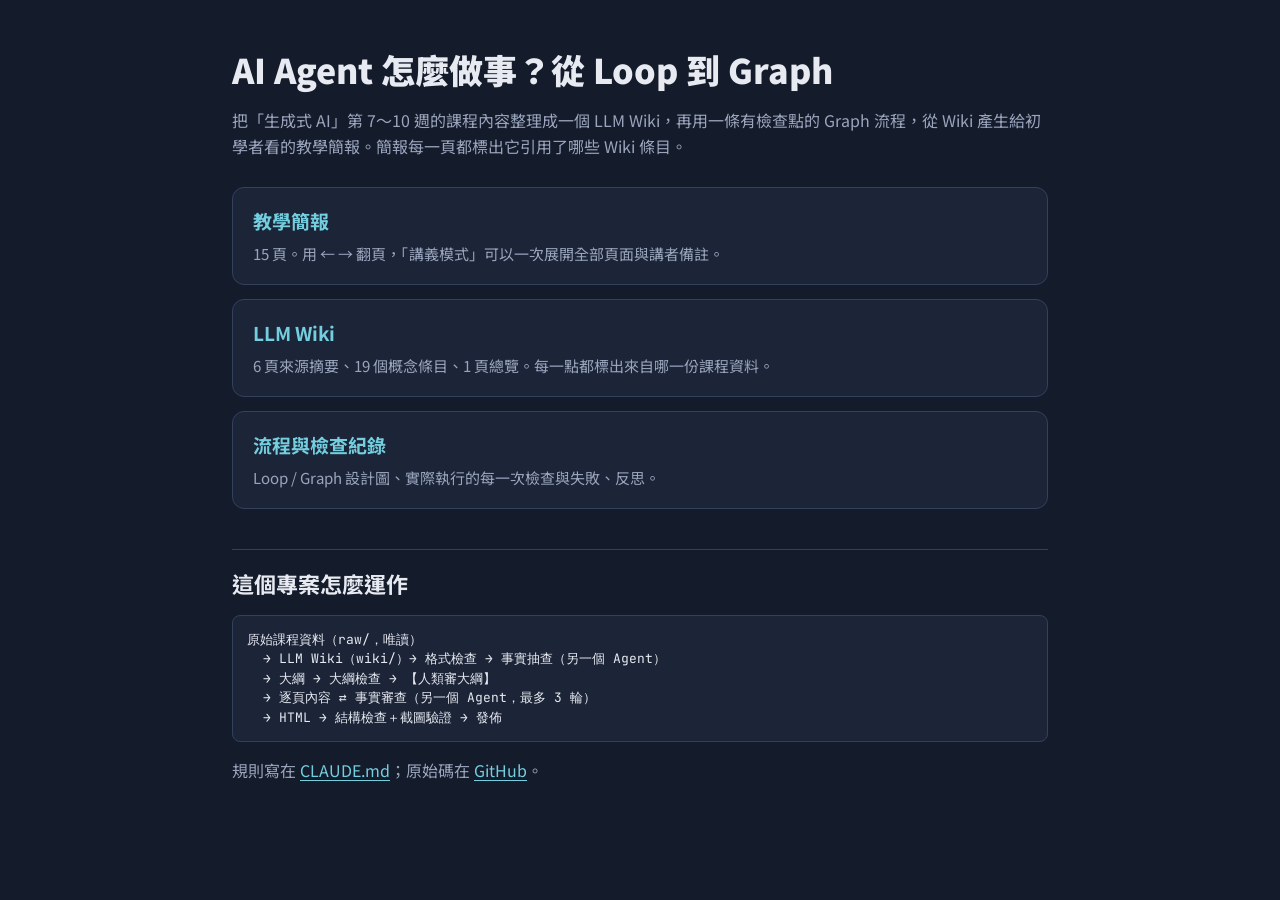
<file: index.html>
<!doctype html>
<html lang="zh-Hant">
<head>
<meta charset="utf-8">
<meta name="viewport" content="width=device-width, initial-scale=1">
<title>AI Agent 工作流程｜LLM Wiki 與教學簡報</title>
<link rel="preconnect" href="https://fonts.googleapis.com">
<link rel="preconnect" href="https://fonts.gstatic.com" crossorigin>
<link rel="stylesheet" href="https://fonts.googleapis.com/css2?family=JetBrains+Mono:wght@400;600&family=Noto+Sans+TC:wght@400;500;700;900&display=swap">
<link rel="stylesheet" href="assets/css/deck.css">
</head>
<body>
<main class="page">
  <h1>AI Agent 怎麼做事？從 Loop 到 Graph</h1>
  <p class="muted">把「生成式 AI」第 7～10 週的課程內容整理成一個 LLM Wiki，再用一條有檢查點的 Graph 流程，從 Wiki 產生給初學者看的教學簡報。簡報每一頁都標出它引用了哪些 Wiki 條目。</p>

  <ul class="home-links">
    <li><a href="deck/index.html"><b>教學簡報</b><span>15 頁。用 ← → 翻頁，「講義模式」可以一次展開全部頁面與講者備註。</span></a></li>
    <li><a href="wiki.html"><b>LLM Wiki</b><span>6 頁來源摘要、19 個概念條目、1 頁總覽。每一點都標出來自哪一份課程資料。</span></a></li>
    <li><a href="process.html"><b>流程與檢查紀錄</b><span>Loop / Graph 設計圖、實際執行的每一次檢查與失敗、反思。</span></a></li>
  </ul>

  <h2>這個專案怎麼運作</h2>
  <pre>原始課程資料（raw/，唯讀）
  → LLM Wiki（wiki/）→ 格式檢查 → 事實抽查（另一個 Agent）
  → 大綱 → 大綱檢查 → 【人類審大綱】
  → 逐頁內容 ⇄ 事實審查（另一個 Agent，最多 3 輪）
  → HTML → 結構檢查＋截圖驗證 → 發佈</pre>
  <p class="muted">規則寫在 <a href="https://github.com/Wilson0503/agent-workflow-wiki/blob/main/CLAUDE.md">CLAUDE.md</a>；原始碼在 <a href="https://github.com/Wilson0503/agent-workflow-wiki">GitHub</a>。</p>
</main>
</body>
</html>
</file>
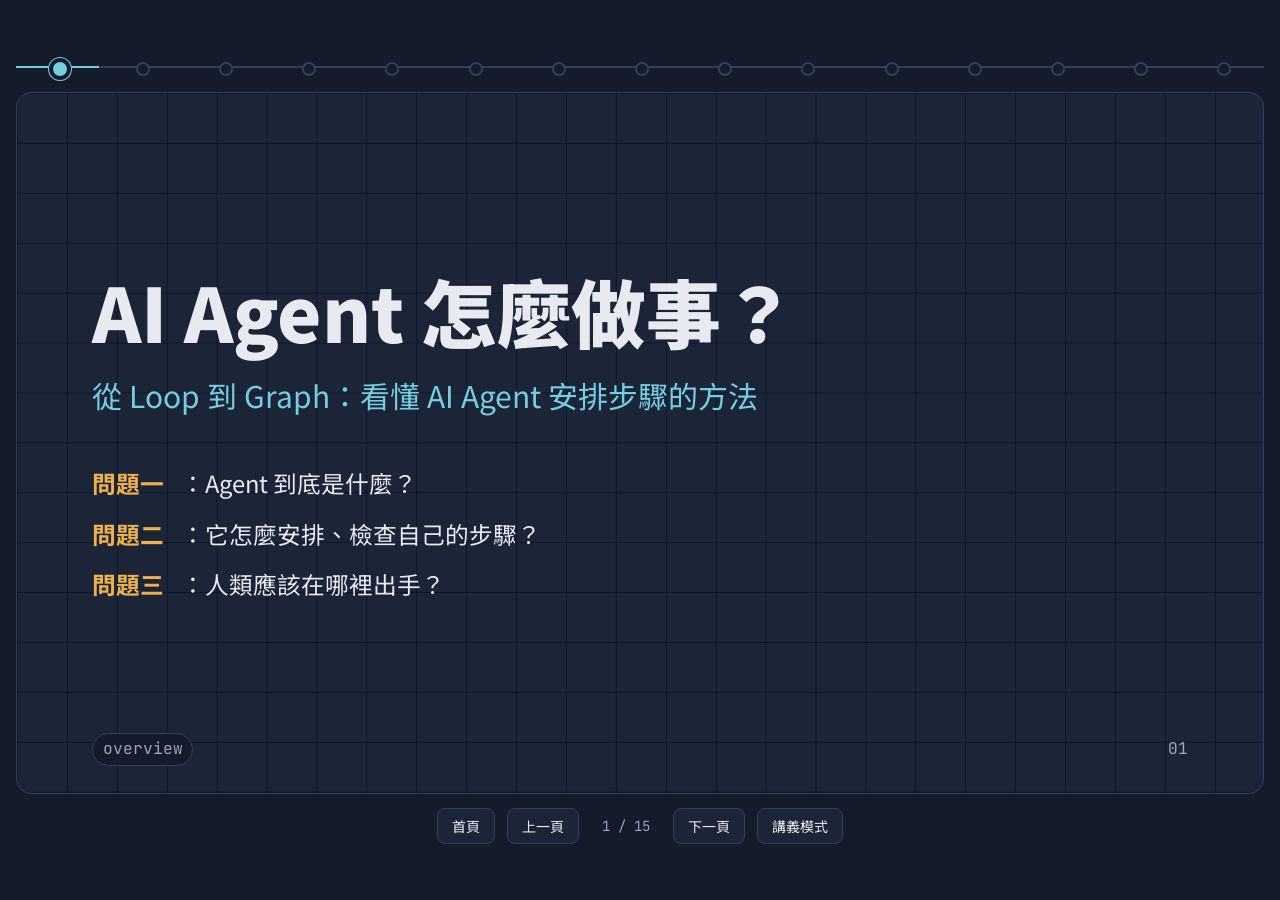
<file: deck/index.html>
<!doctype html>
<html lang="zh-Hant">
<head>
<meta charset="utf-8">
<meta name="viewport" content="width=device-width, initial-scale=1">
<title>AI Agent 怎麼做事？從 Loop 到 Graph｜教學簡報</title>
<meta name="description" content="給初學者的 AI Agent 教學簡報：Agent = Model + Harness、Reflection Loop、Graph、煞車機制與人類檢查點。內容全部來自本專案的 LLM Wiki。">
<link rel="preconnect" href="https://fonts.googleapis.com">
<link rel="preconnect" href="https://fonts.gstatic.com" crossorigin>
<link rel="stylesheet" href="https://fonts.googleapis.com/css2?family=JetBrains+Mono:wght@400;600&family=Noto+Sans+TC:wght@400;500;700;900&display=swap">
<link rel="stylesheet" href="../assets/css/deck.css">
</head>
<body>
<!-- 本檔由 N4 依 deck/content.md 產生；每頁 data-cites 必須與 content.md 一致（scripts/check_deck.py --stage html） -->
<svg class="defs" width="0" height="0" aria-hidden="true" focusable="false">
  <defs>
    <marker id="arrow-flow" viewBox="0 0 10 10" refX="9" refY="5" markerWidth="7" markerHeight="7" orient="auto-start-reverse"><path class="mf" d="M0 0 L10 5 L0 10 z"/></marker>
    <marker id="arrow-back" viewBox="0 0 10 10" refX="9" refY="5" markerWidth="7" markerHeight="7" orient="auto-start-reverse"><path class="mb" d="M0 0 L10 5 L0 10 z"/></marker>
  </defs>
</svg>

<div class="deck-page">
<nav class="route" aria-label="投影片路線圖"></nav>

<main class="deck">

<!-- S01 -->
<section class="slide cover" id="S01" data-cites="overview">
  <h1>AI Agent 怎麼做事？</h1>
  <p class="sub">從 Loop 到 Graph：看懂 AI Agent 安排步驟的方法</p>
  <ul class="questions">
    <li><span class="q">問題一</span>：Agent 到底是什麼？</li>
    <li><span class="q">問題二</span>：它怎麼安排、檢查自己的步驟？</li>
    <li><span class="q">問題三</span>：人類應該在哪裡出手？</li>
  </ul>
  <aside class="speaker">講者備註：整份簡報的內容都來自本專案的 LLM Wiki，每頁右下角標出引用的條目。</aside>
  <footer><span class="cites"><a class="cite" href="../wiki.html#overview">overview</a></span><span class="num">01</span></footer>
</section>

<!-- S02 -->
<section class="slide" id="S02" data-cites="ai-agent">
  <h2>聊天 AI 和 Agent 差在哪？</h2>
  <div class="body">
    <div class="side">
      <h3>聊天 AI</h3>
      <p>一問一答，全程需要人在旁邊</p>
    </div>
    <div class="side agent">
      <h3>AI Agent</h3>
      <ul class="points">
        <li>多步驟自己執行，交代完可以離場</li>
        <li>Agent 能讀寫檔案、建資料夾、調用工具</li>
        <li>產出從「一段回答」變成「完整專案成果」</li>
      </ul>
    </div>
  </div>
  <p class="bottomline">人的角色：從「打工仔」變成下指令的「老闆」</p>
  <footer><span class="cites"><a class="cite" href="../wiki.html#ai-agent">ai-agent</a></span><span class="num">02</span></footer>
</section>

<!-- S03 -->
<section class="slide" id="S03" data-cites="ai-agent harness-engineering">
  <h2>Agent = Model + Harness</h2>
  <div class="body">
    <div class="harness-frame">
      <span class="tag">Harness</span>
      <div class="core"><b>Model</b><br>理解與生成語言的大腦</div>
      <ul>
        <li>包含做事方法、檢查機制、工具介面</li>
      </ul>
    </div>
    <ul class="points">
      <li><b>Model</b>：理解與生成語言的大腦</li>
      <li><b>Harness</b>：告訴 AI 如何按步驟做事的規範與流程</li>
      <li>頂級模型差距已縮小，勝負關鍵在 Harness</li>
    </ul>
  </div>
  <aside class="speaker">講者備註：學這些名詞是為了「出外不被話術欺騙」。</aside>
  <footer><span class="cites"><a class="cite" href="../wiki.html#ai-agent">ai-agent</a><a class="cite" href="../wiki.html#harness-engineering">harness-engineering</a></span><span class="num">03</span></footer>
</section>

<!-- S04 -->
<section class="slide" id="S04" data-cites="prompt-engineering context-engineering rag llm-wiki">
  <h2>給 AI 對的資訊：Prompt 與 Context</h2>
  <div class="layers">
    <div class="layer">
      <h3>Prompt Engineering</h3>
      <p>設計怎麼問，多輪討論修正</p>
    </div>
    <div class="layer">
      <h3>Context Engineering</h3>
      <p>給足正確的背景資料。資料不夠時 AI 只能猜，容易產生幻覺</p>
      <div class="split">
        <div><b>RAG</b>：提問時才檢索段落，知識不會累積</div>
        <div><b>LLM Wiki</b>：先整理成互連頁面，持續更新</div>
      </div>
    </div>
  </div>
  <footer><span class="cites"><a class="cite" href="../wiki.html#prompt-engineering">prompt-engineering</a><a class="cite" href="../wiki.html#context-engineering">context-engineering</a><a class="cite" href="../wiki.html#rag">rag</a><a class="cite" href="../wiki.html#llm-wiki">llm-wiki</a></span><span class="num">04</span></footer>
</section>

<!-- S05 -->
<section class="slide" id="S05" data-cites="reflection tool-use planning">
  <h2>三種基本做事方法</h2>
  <div class="trio">
    <div class="item"><h3>Reflection</h3><p>先產生結果，再自己檢查、修改</p></div>
    <div class="item"><h3>Tool Use</h3><p>依需求選工具，例如計算機、搜尋</p></div>
    <div class="item"><h3>Planning</h3><p>先拆解步驟，再照計畫一步步做</p></div>
  </div>
  <p class="bottomline">第八週範例：07A 反思、07B 飲料店、07C 規劃</p>
  <footer><span class="cites"><a class="cite" href="../wiki.html#reflection">reflection</a><a class="cite" href="../wiki.html#tool-use">tool-use</a><a class="cite" href="../wiki.html#planning">planning</a></span><span class="num">05</span></footer>
</section>

<!-- S06 -->
<section class="slide" id="S06" data-cites="planning prompt-engineering">
  <h2>AI 的「思考」其實是打草稿</h2>
  <div class="body stack">
    <ul class="points">
      <li>AI 的思考沒有神秘靈魂，本質就是打草稿</li>
      <li>步驟是人用 System Prompt（事先給的規則）教的</li>
      <li>教步驟的 Prompt 也別寫太長，模型可能吃不下</li>
    </ul>
    <ol class="flow" aria-label="07C 打草稿四步驟">
      <li><span class="mono">1</span>確認事實</li>
      <li><span class="mono">2</span>評估失落點</li>
      <li><span class="mono">3</span>發想幽默切入點</li>
      <li><span class="mono">4</span>生成正文</li>
    </ol>
  </div>
  <aside class="speaker">講者備註：07C 是「把倒楣事正向轉化」的思考生成器。</aside>
  <footer><span class="cites"><a class="cite" href="../wiki.html#planning">planning</a><a class="cite" href="../wiki.html#prompt-engineering">prompt-engineering</a></span><span class="num">06</span></footer>
</section>

<!-- S07 -->
<section class="slide" id="S07" data-cites="reflection-loop reflection">
  <h2>串起來 ①：Reflection Loop</h2>
  <div class="body wide-left">
    <ul class="points">
      <li>① 作者 Agent 產生初版</li>
      <li>② 審查員 Agent 依標準列出缺點與建議</li>
      <li>③ 作者修訂後再送審，反覆來回</li>
      <li>關鍵：要有客觀的放行條件</li>
      <li>第八週是自己反思；這裡把作者和審查員分開</li>
    </ul>
    <svg class="diagram" viewBox="0 0 470 270" role="img" aria-label="作者與審查員的反思迴圈">
      <g class="node"><rect x="20" y="60" width="140" height="56" rx="10"/><text x="90" y="88">作者 Agent</text></g>
      <g class="node check"><rect x="260" y="60" width="140" height="56" rx="10"/><text x="330" y="88">審查員 Agent</text></g>
      <path class="fwd" d="M90 60 C130 4, 290 4, 330 58"/>
      <text class="lbl-flow" x="210" y="50">送審</text>
      <path class="ret" d="M300 116 C260 182, 130 182, 92 120"/>
      <text class="lbl-back" x="196" y="202">未達標：列缺點 → 修訂</text>
      <path class="fwd" d="M372 116 L372 196"/>
      <g class="node done"><rect x="300" y="198" width="150" height="46" rx="10"/><text x="375" y="221">達到放行條件</text></g>
    </svg>
  </div>
  <footer><span class="cites"><a class="cite" href="../wiki.html#reflection-loop">reflection-loop</a><a class="cite" href="../wiki.html#reflection">reflection</a></span><span class="num">07</span></footer>
</section>

<!-- S08 -->
<section class="slide" id="S08" data-cites="stopping-conditions token-cost">
  <h2>迴圈一定要有煞車</h2>
  <div class="body wide-left">
    <ul class="brakes">
      <li><i class="lamp"></i><div><b>最大次數</b><span>例如最多修訂 3～5 次就強制停</span></div></li>
      <li><i class="lamp"></i><div><b>資訊不足即停</b><span>缺原始資料就請人類補</span></div></li>
      <li><i class="lamp"></i><div><b>成本控管</b><span>避免無效重複修訂浪費 Token</span></div></li>
    </ul>
    <div class="side">
      <h3>為什麼會燒錢？</h3>
      <ul class="points">
        <li>Agent 每多一階段就多呼叫一次模型</li>
        <li>例如 Groq 免費 API，容易跑到一半因額度中斷</li>
      </ul>
    </div>
  </div>
  <aside class="speaker">講者備註：Token 可以想成模型的用量；每呼叫一次模型就消耗一次，Agent 階段越多，用量和費用就倍數成長。</aside>
  <footer><span class="cites"><a class="cite" href="../wiki.html#stopping-conditions">stopping-conditions</a><a class="cite" href="../wiki.html#token-cost">token-cost</a></span><span class="num">08</span></footer>
</section>

<!-- S09 -->
<section class="slide" id="S09" data-cites="graph-workflow">
  <h2>串起來 ②：Graph</h2>
  <div class="body">
    <ul class="points">
      <li>每個節點（Node）只專注做一件事</li>
      <li>例：A 寫大綱、B 檢查漏洞、C 輸出報告</li>
      <li>流程不是直線：可依條件跳回前面節點</li>
      <li>C 發現資料遺漏 → 跳回 B，甚至退回 A</li>
    </ul>
    <svg class="diagram" viewBox="0 0 460 270" role="img" aria-label="A、B、C 三個節點，C 可以跳回 B 或 A">
      <g class="node"><rect x="20" y="100" width="120" height="56" rx="10"/><text x="80" y="128">A 寫大綱</text></g>
      <g class="node check"><rect x="170" y="100" width="120" height="56" rx="10"/><text x="230" y="128">B 檢查漏洞</text></g>
      <g class="node"><rect x="320" y="100" width="120" height="56" rx="10"/><text x="380" y="128">C 輸出報告</text></g>
      <path class="fwd" d="M140 128 L168 128"/>
      <path class="fwd" d="M290 128 L318 128"/>
      <path class="ret" d="M380 100 C362 44, 250 44, 232 98"/>
      <text class="lbl-back" x="306" y="40">資料遺漏 → 回 B</text>
      <path class="ret" d="M380 156 C350 246, 110 246, 82 160"/>
      <text class="lbl-back" x="230" y="252">更嚴重 → 退回 A</text>
    </svg>
  </div>
  <footer><span class="cites"><a class="cite" href="../wiki.html#graph-workflow">graph-workflow</a></span><span class="num">09</span></footer>
</section>

<!-- S10 -->
<section class="slide" id="S10" data-cites="reflection-loop graph-workflow over-engineering">
  <h2>Loop 還是 Graph？先從簡單的開始</h2>
  <div class="body wide-left">
    <ul class="points">
      <li><b>Loop</b>：固定的「產生 ⇄ 審查」來回</li>
      <li><b>Graph</b>：依條件在不同節點間跳躍、回溯</li>
      <li>簡單 Prompt 能解決，就不要用 Loop</li>
      <li>Loop 能解決，就不要堆複雜 Graph</li>
      <li>流程應從人類實際做事的步驟演化而來</li>
    </ul>
    <div class="stairs" role="img" aria-label="Prompt、Loop、Graph 三層階梯，一層不夠才往上">
      <div class="s1">Prompt<small>先試這個</small></div>
      <div class="s2">Loop<small>一層不夠才往上</small></div>
      <div class="s3">Graph<small>需要跳回才用</small></div>
    </div>
  </div>
  <footer><span class="cites"><a class="cite" href="../wiki.html#reflection-loop">reflection-loop</a><a class="cite" href="../wiki.html#graph-workflow">graph-workflow</a><a class="cite" href="../wiki.html#over-engineering">over-engineering</a></span><span class="num">10</span></footer>
</section>

<!-- S11 -->
<section class="slide" id="S11" data-cites="human-checkpoint planning">
  <h2>人類該在哪裡出手？</h2>
  <div class="body">
    <ul class="points">
      <li>大綱生成後，是人類的最佳檢查點</li>
      <li>在大綱修正，可避免之後重做 HTML 的大成本</li>
      <li>管理者只抓兩關：大綱審核、最終檢查報告</li>
      <li>動手前先提計畫，讓人審核再執行</li>
    </ul>
    <div class="timeline" role="img" aria-label="大綱、內容、HTML、成品四個階段，越往後修正成本越高，人類站在大綱">
      <div class="step human"><span class="who">人類審</span><div class="bar b1"></div>大綱</div>
      <div class="step"><div class="bar b2"></div>內容</div>
      <div class="step"><div class="bar b3"></div>HTML</div>
      <div class="step"><div class="bar b4"></div>成品</div>
      <div class="axis">柱子高度＝在這一步才發現錯誤時，要重做的量</div>
    </div>
  </div>
  <aside class="speaker">講者備註：例子是檔案分類器，Agent 先提 5 類分類計畫，管理員確認後才搬檔案。</aside>
  <footer><span class="cites"><a class="cite" href="../wiki.html#human-checkpoint">human-checkpoint</a><a class="cite" href="../wiki.html#planning">planning</a></span><span class="num">11</span></footer>
</section>

<!-- S12 -->
<section class="slide" id="S12" data-cites="project llm-wiki graph-workflow human-checkpoint stopping-conditions">
  <h2>實例：這份簡報是怎麼做出來的</h2>
  <div class="body stack">
    <svg class="diagram wide" viewBox="0 0 760 320" role="img" aria-label="本專案的簡報生成流程圖">
      <g class="node done"><rect x="20" y="60" width="120" height="50" rx="10"/><text x="80" y="85">原始課程資料</text></g>
      <g class="node"><rect x="170" y="60" width="120" height="50" rx="10"/><text x="230" y="85">LLM Wiki</text></g>
      <g class="node check"><rect x="320" y="60" width="120" height="50" rx="10"/><text x="380" y="85">Wiki 事實抽查</text></g>
      <g class="node"><rect x="470" y="60" width="120" height="50" rx="10"/><text x="530" y="85">大綱</text></g>
      <g class="node human"><rect x="620" y="60" width="120" height="50" rx="10"/><text x="680" y="85">人類審大綱</text></g>
      <g class="node"><rect x="620" y="210" width="120" height="50" rx="10"/><text x="680" y="235">逐頁內容</text></g>
      <g class="node check"><rect x="470" y="210" width="120" height="50" rx="10"/><text x="530" y="235">簡報事實審查</text></g>
      <g class="node"><rect x="320" y="210" width="120" height="50" rx="10"/><text x="380" y="235">HTML</text></g>
      <g class="node check"><rect x="170" y="210" width="120" height="50" rx="10"/><text x="230" y="235">驗證＋截圖</text></g>
      <g class="node done"><rect x="20" y="210" width="120" height="50" rx="10"/><text x="80" y="235">發佈</text></g>
      <path class="fwd" d="M140 85 L168 85"/><path class="fwd" d="M290 85 L318 85"/><path class="fwd" d="M440 85 L468 85"/><path class="fwd" d="M590 85 L618 85"/>
      <path class="fwd" d="M680 110 L680 208"/>
      <path class="fwd" d="M620 235 L592 235"/><path class="fwd" d="M470 235 L442 235"/><path class="fwd" d="M320 235 L292 235"/><path class="fwd" d="M170 235 L142 235"/>
      <path class="ret" d="M380 60 C362 6 248 6 232 58"/><text class="lbl-back" x="306" y="8">找到 7 處不符</text>
      <path class="ret" d="M530 260 C550 302 660 302 680 262"/><text class="lbl-back" x="605" y="306">≤3 輪</text>
      <path class="ret" d="M230 260 C250 302 360 302 380 262"/><text class="lbl-back" x="305" y="306">版面錯 → 重渲染</text>
      <text class="lbl-human end" x="670" y="146">只在這裡</text>
      <text class="lbl-human end" x="670" y="166">停下來問人</text>
    </svg>
    <ul class="points two-col">
      <li>6 份原始課程資料 → 整理成 LLM Wiki</li>
      <li>節點：Wiki → 大綱 → 逐頁內容 → HTML → 驗證</li>
      <li>生成過程中，人類只在大綱這一關審核</li>
      <li>每個 Loop 最多 3 輪，超過就停下問人</li>
      <li>真實錯誤：Wiki 有 7 處和原始資料不符，被審查員抓到</li>
    </ul>
  </div>
  <aside class="speaker">講者備註：7 處不符中有 5 處是原始資料根本沒講的事；有 4 處出在「常見誤區」段，因為模板要求至少寫 1 點，作者就自己補了常識。後來改成「沒有就寫來源未提及」，並把事實抽查提前到 Wiki 這一層。最終檢查報告就是 docs/run-log.md。</aside>
  <footer><span class="cites"><a class="cite" href="../process.html#workflow">project</a><a class="cite" href="../wiki.html#llm-wiki">llm-wiki</a><a class="cite" href="../wiki.html#graph-workflow">graph-workflow</a><a class="cite" href="../wiki.html#human-checkpoint">human-checkpoint</a><a class="cite" href="../wiki.html#stopping-conditions">stopping-conditions</a></span><span class="num">12</span></footer>
</section>

<!-- S13 -->
<section class="slide" id="S13" data-cites="agents-md agent-skills git-version-control coding-agent-vs-work-agent">
  <h2>把規則寫下來：手冊、Skill、Git</h2>
  <div class="trio">
    <div class="item"><h3>員工手冊</h3><p>成果、約束、驗收標準、先計畫</p></div>
    <div class="item"><h3>Skill</h3><p>把好流程打包，風格不再隨機波動</p></div>
    <div class="item"><h3>Git</h3><p>AI 把檔案改壞了，可以復原</p></div>
  </div>
  <p class="bottomline">Coding Agent 綁定專案資料夾，能讀寫檔案、整合 Git<span class="tools">Claude Code／Codex／Antigravity</span></p>
  <footer><span class="cites"><a class="cite" href="../wiki.html#agents-md">agents-md</a><a class="cite" href="../wiki.html#agent-skills">agent-skills</a><a class="cite" href="../wiki.html#git-version-control">git-version-control</a><a class="cite" href="../wiki.html#coding-agent-vs-work-agent">coding-agent-vs-work-agent</a></span><span class="num">13</span></footer>
</section>

<!-- S14 -->
<section class="slide" id="S14" data-cites="ai-agent stopping-conditions human-checkpoint">
  <h2>小測驗</h2>
  <div class="quiz">
    <details><summary><span class="mono">Q1</span>AI Agent 的公式是什麼？</summary><p>AI Agent = AI Model + Harness。</p></details>
    <details><summary><span class="mono">Q2</span>設計 Loop 時至少要有哪兩種設計？</summary><p>客觀的放行條件，以及煞車機制（如最多 3～5 次、資訊不足即停）。</p></details>
    <details><summary><span class="mono">Q3</span>用 Graph 做簡報，人類最該在哪一步檢查？</summary><p>大綱生成後。在這裡修正，可以避免之後重做 HTML。</p></details>
  </div>
  <footer><span class="cites"><a class="cite" href="../wiki.html#ai-agent">ai-agent</a><a class="cite" href="../wiki.html#stopping-conditions">stopping-conditions</a><a class="cite" href="../wiki.html#human-checkpoint">human-checkpoint</a></span><span class="num">14</span></footer>
</section>

<!-- S15 -->
<section class="slide" id="S15" data-cites="overview s1-rag-demo s2-agent-demo-notes s3-three-agent-patterns s4-harness-and-agents-md s5-karpathy-llm-wiki s6-loop-and-graph">
  <h2>小結與參考資料</h2>
  <div class="body">
    <ol class="takeaways">
      <li>Agent = Model + Harness，關鍵在怎麼安排步驟</li>
      <li>Loop 要有放行條件和煞車；需要跳回才用 Graph</li>
      <li>人類在大綱出手，越早檢查越便宜</li>
    </ol>
    <div>
      <ul class="sources">
        <li><a href="../wiki.html#s1-rag-demo"><span class="mono">s1</span>第七週 RAG 作業範例講解</a></li>
        <li><a href="../wiki.html#s2-agent-demo-notes"><span class="mono">s2</span>第八週 Agent 實作示範講解</a></li>
        <li><a href="../wiki.html#s3-three-agent-patterns"><span class="mono">s3</span>第八週作業：三種 Agent 方法</a></li>
        <li><a href="../wiki.html#s4-harness-and-agents-md"><span class="mono">s4</span>第九週：Harness 與專案構建</a></li>
        <li><a href="../wiki.html#s5-karpathy-llm-wiki"><span class="mono">s5</span>Karpathy《LLM Wiki》</a></li>
        <li><a href="../wiki.html#s6-loop-and-graph"><span class="mono">s6</span>第十週：Loop 與 Graph</a></li>
      </ul>
      <p><a class="btn" href="../wiki.html">讀完整 Wiki</a> <a class="btn" href="../process.html">看流程與檢查紀錄</a></p>
    </div>
  </div>
  <footer><span class="cites"><a class="cite" href="../wiki.html#overview">overview</a><a class="cite" href="../wiki.html#s1-rag-demo">s1</a><a class="cite" href="../wiki.html#s2-agent-demo-notes">s2</a><a class="cite" href="../wiki.html#s3-three-agent-patterns">s3</a><a class="cite" href="../wiki.html#s4-harness-and-agents-md">s4</a><a class="cite" href="../wiki.html#s5-karpathy-llm-wiki">s5</a><a class="cite" href="../wiki.html#s6-loop-and-graph">s6</a></span><span class="num">15</span></footer>
</section>

</main>

<div class="controls">
  <a class="btn" href="../index.html">首頁</a>
  <span class="nav"><button type="button" data-act="prev" aria-label="上一頁">上一頁</button></span>
  <span class="pos" data-pos aria-live="polite"></span>
  <span class="nav"><button type="button" data-act="next" aria-label="下一頁">下一頁</button></span>
  <button type="button" data-act="handout" aria-pressed="false">講義模式</button>
</div>
</div>

<script src="../assets/js/deck.js"></script>
</body>
</html>
</file>
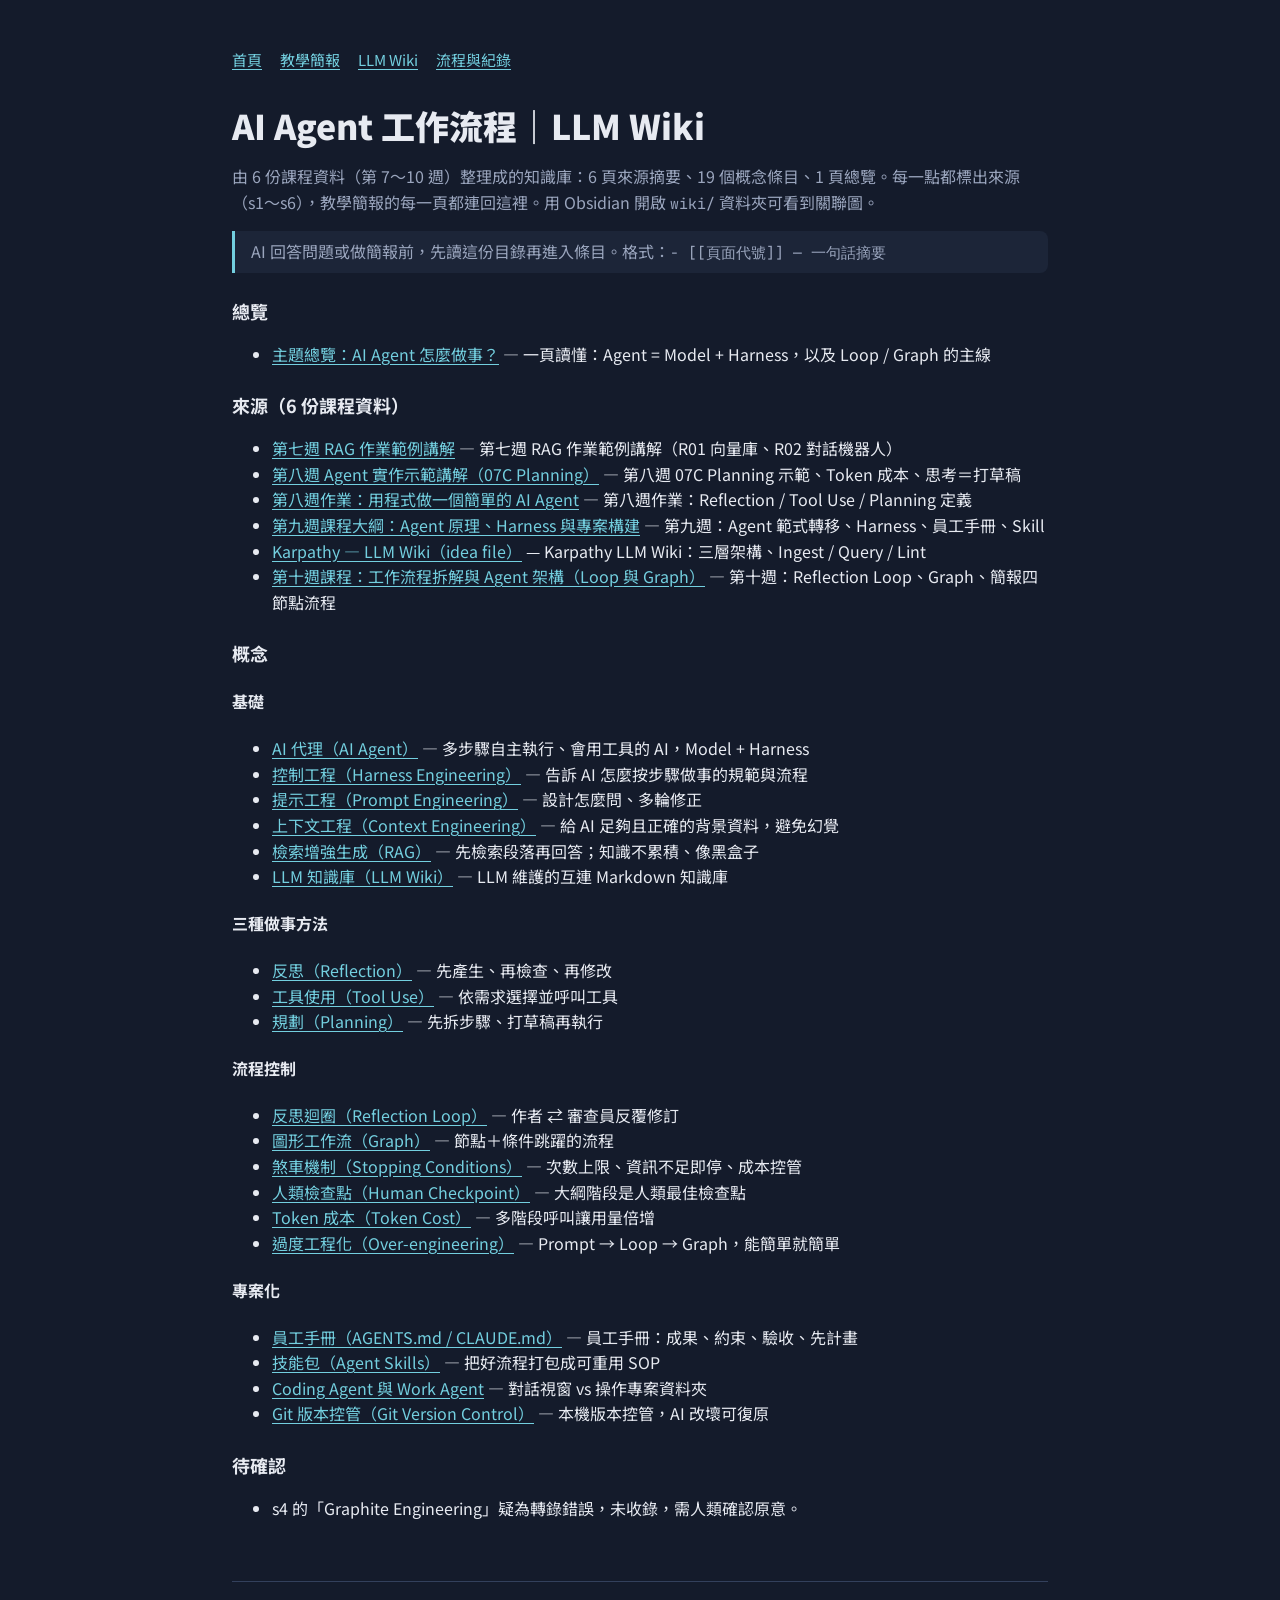
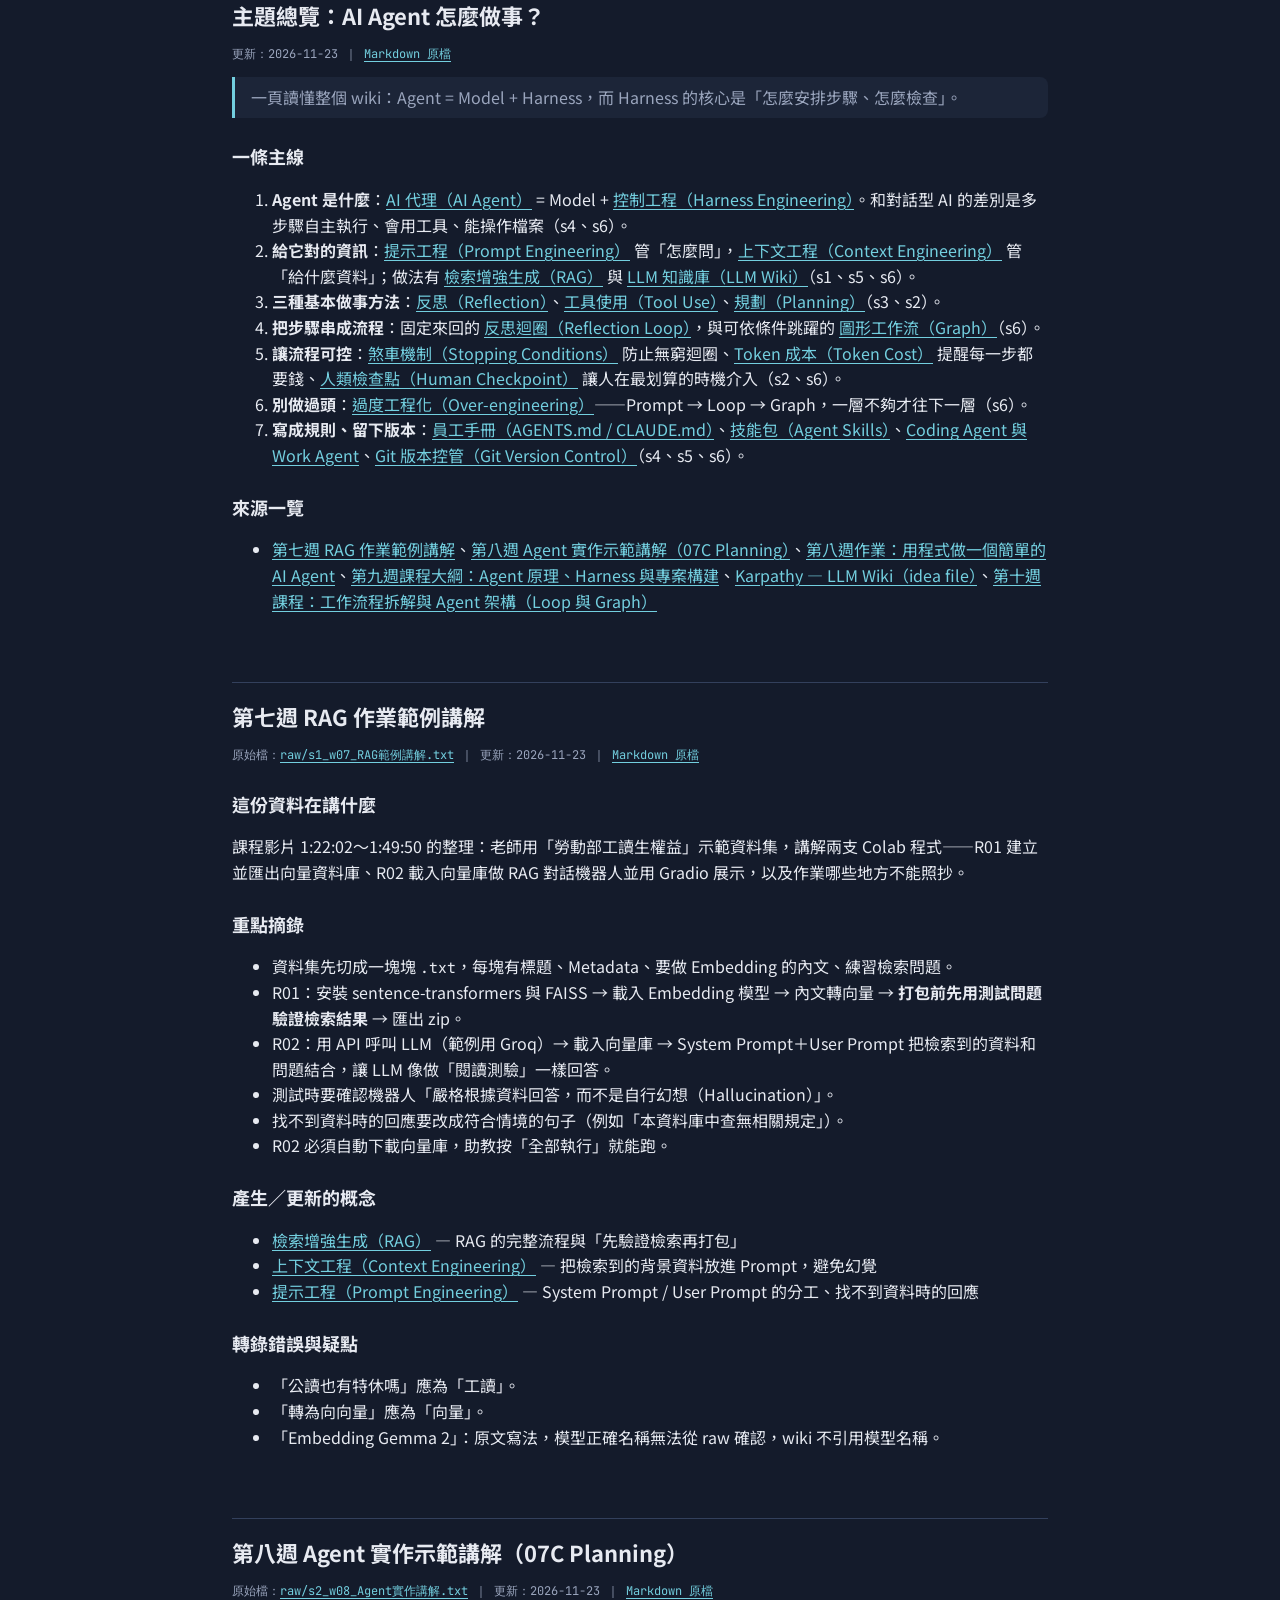
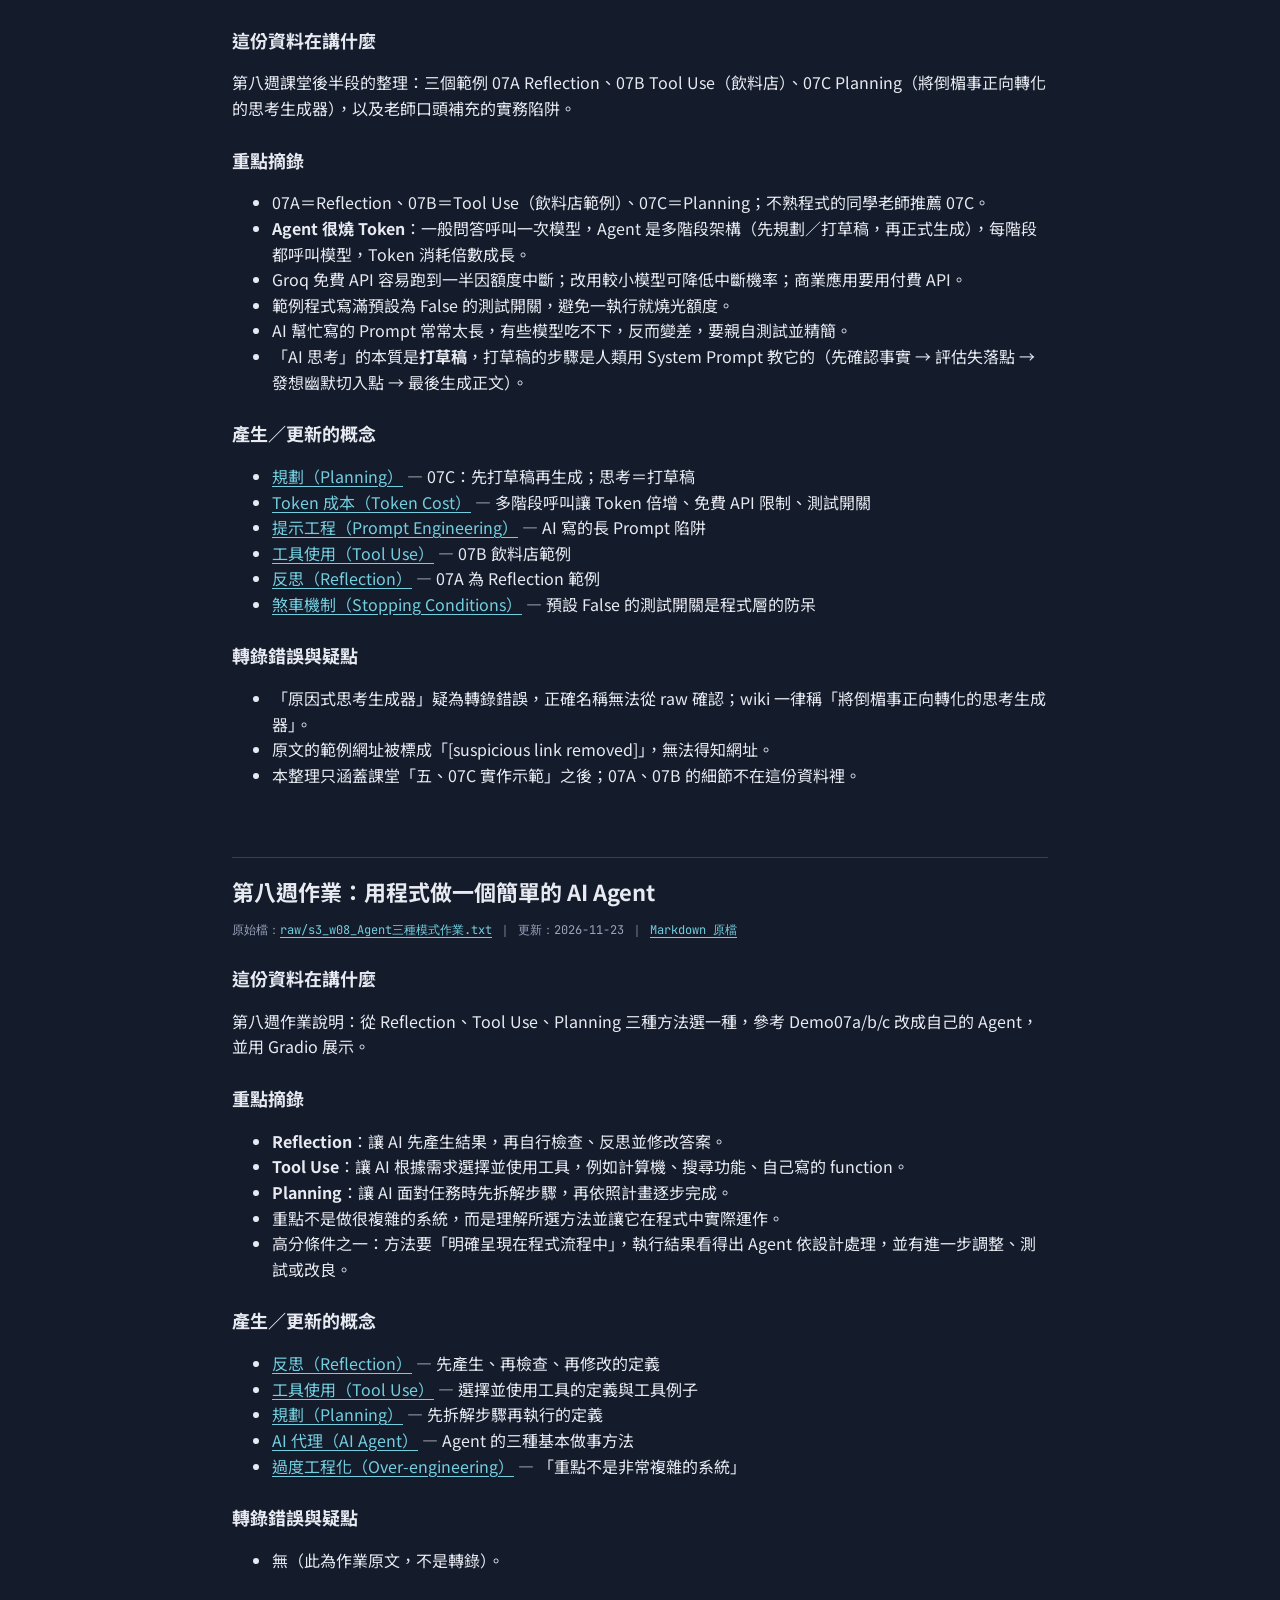
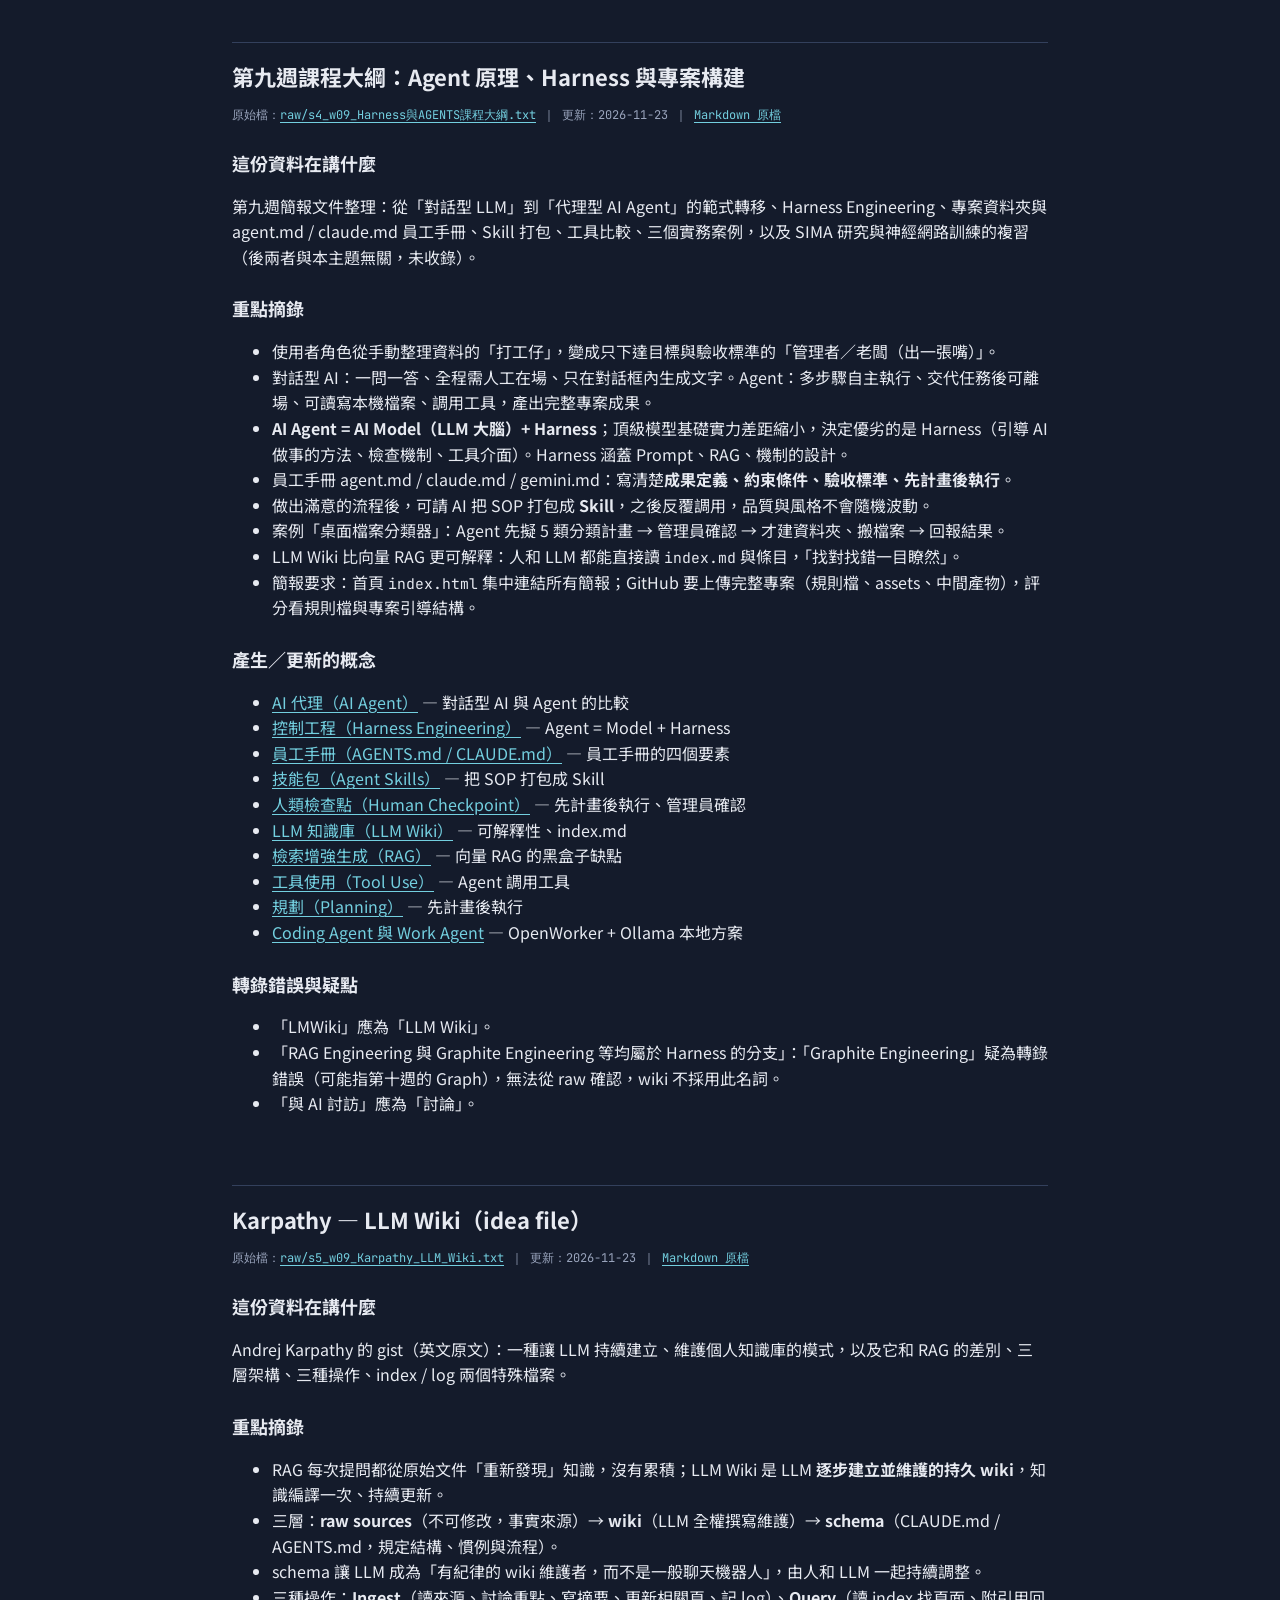
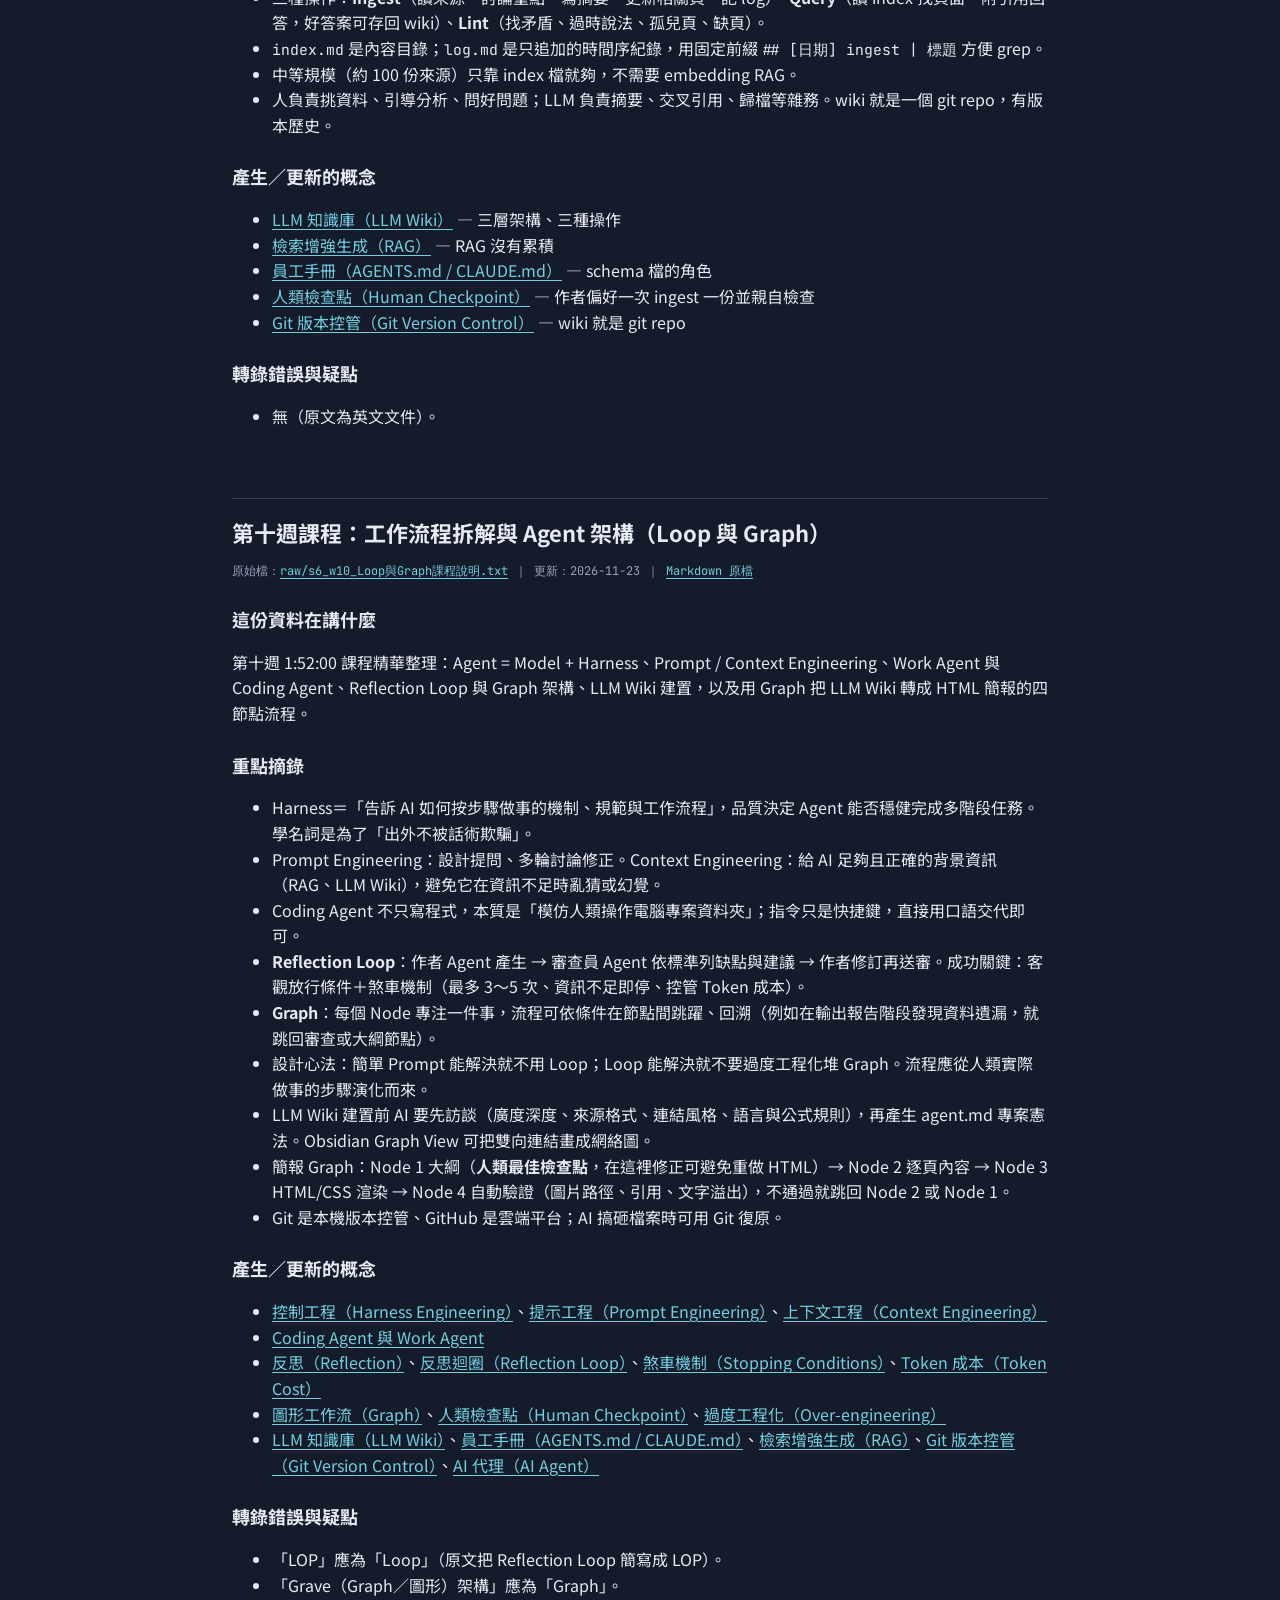
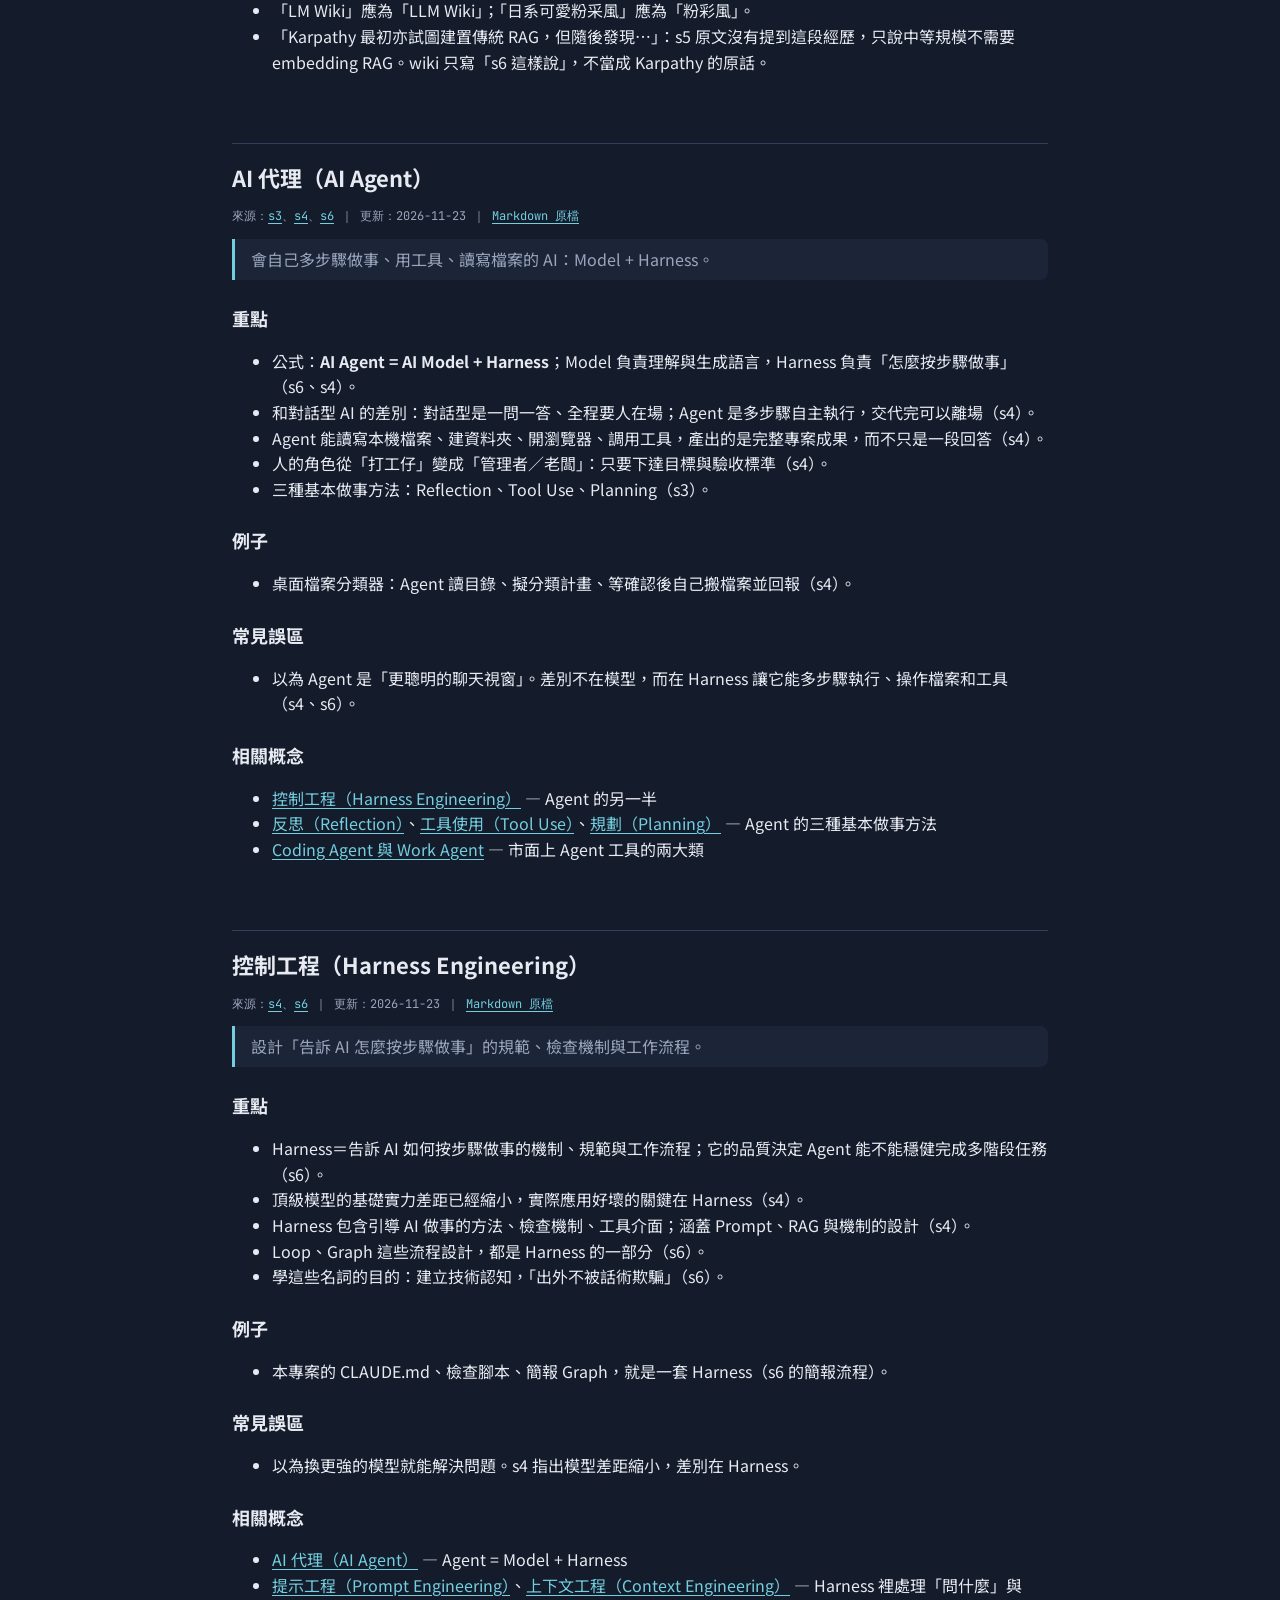
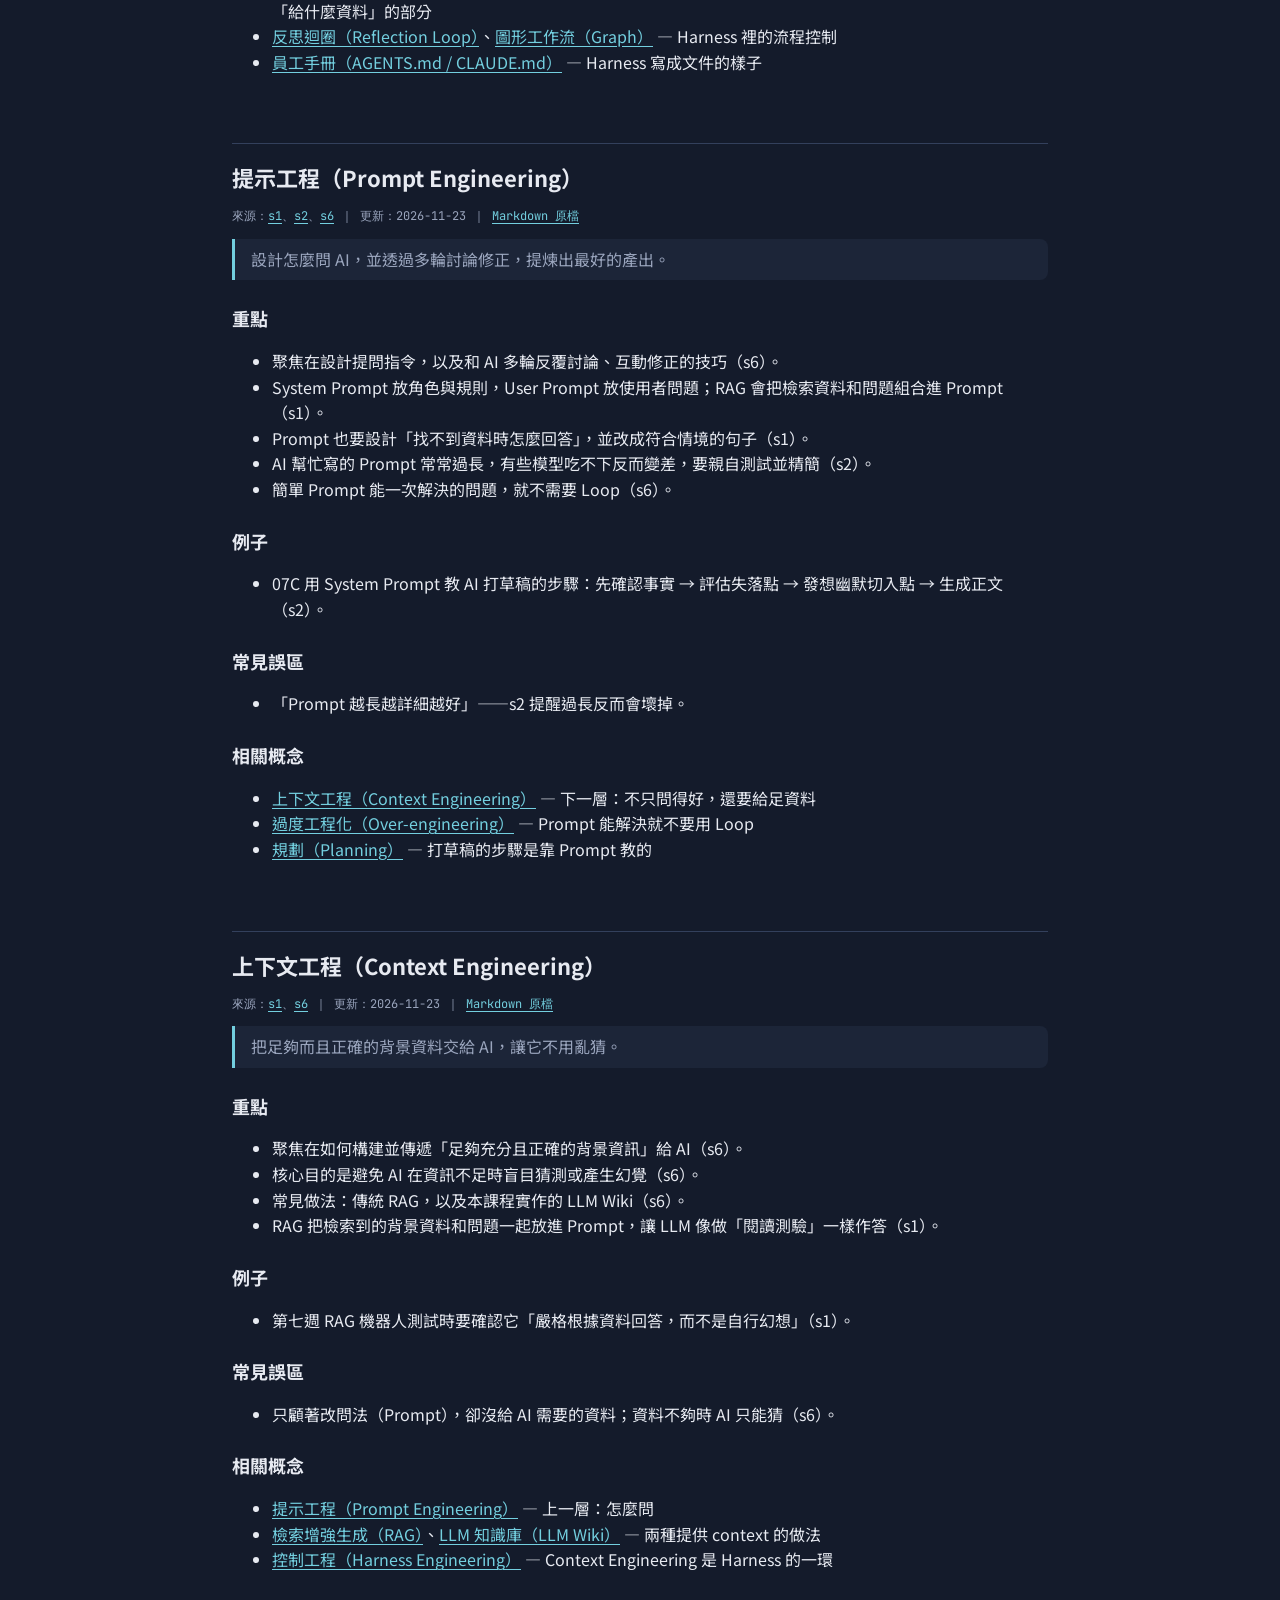
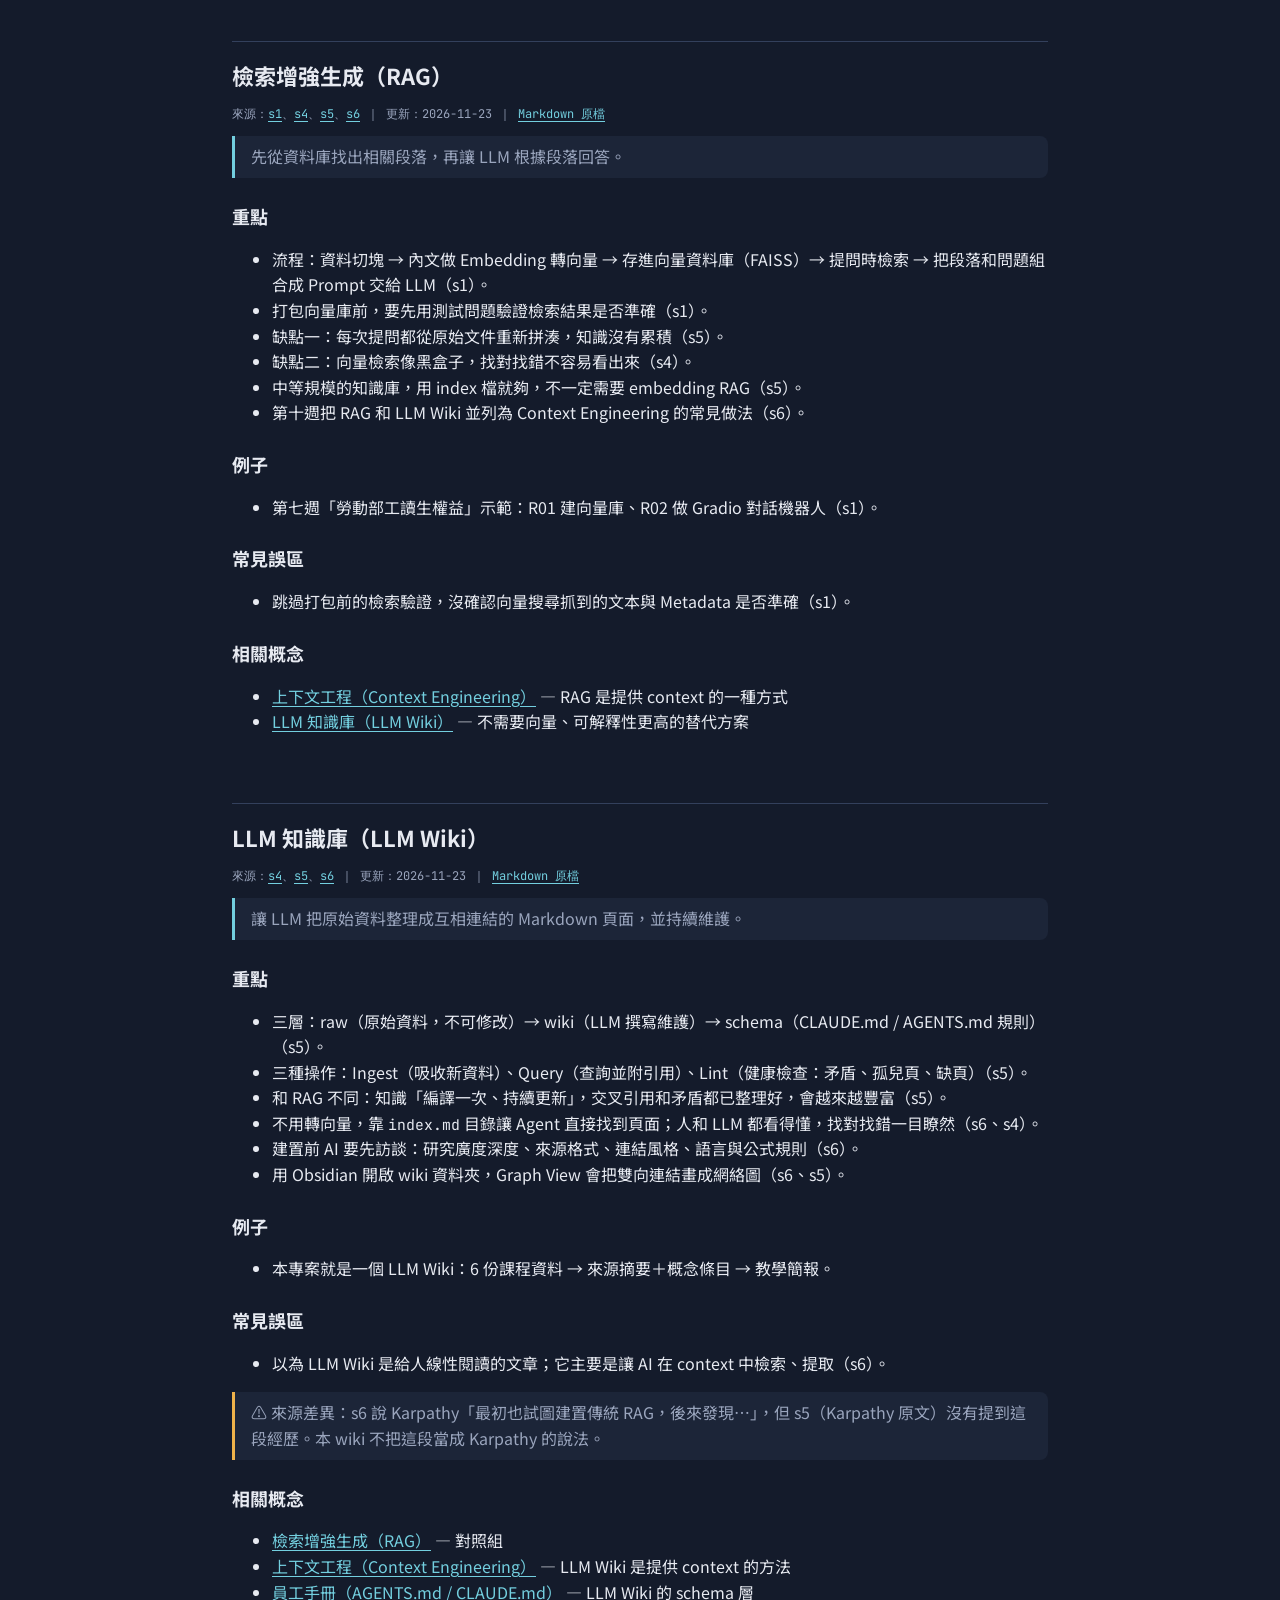
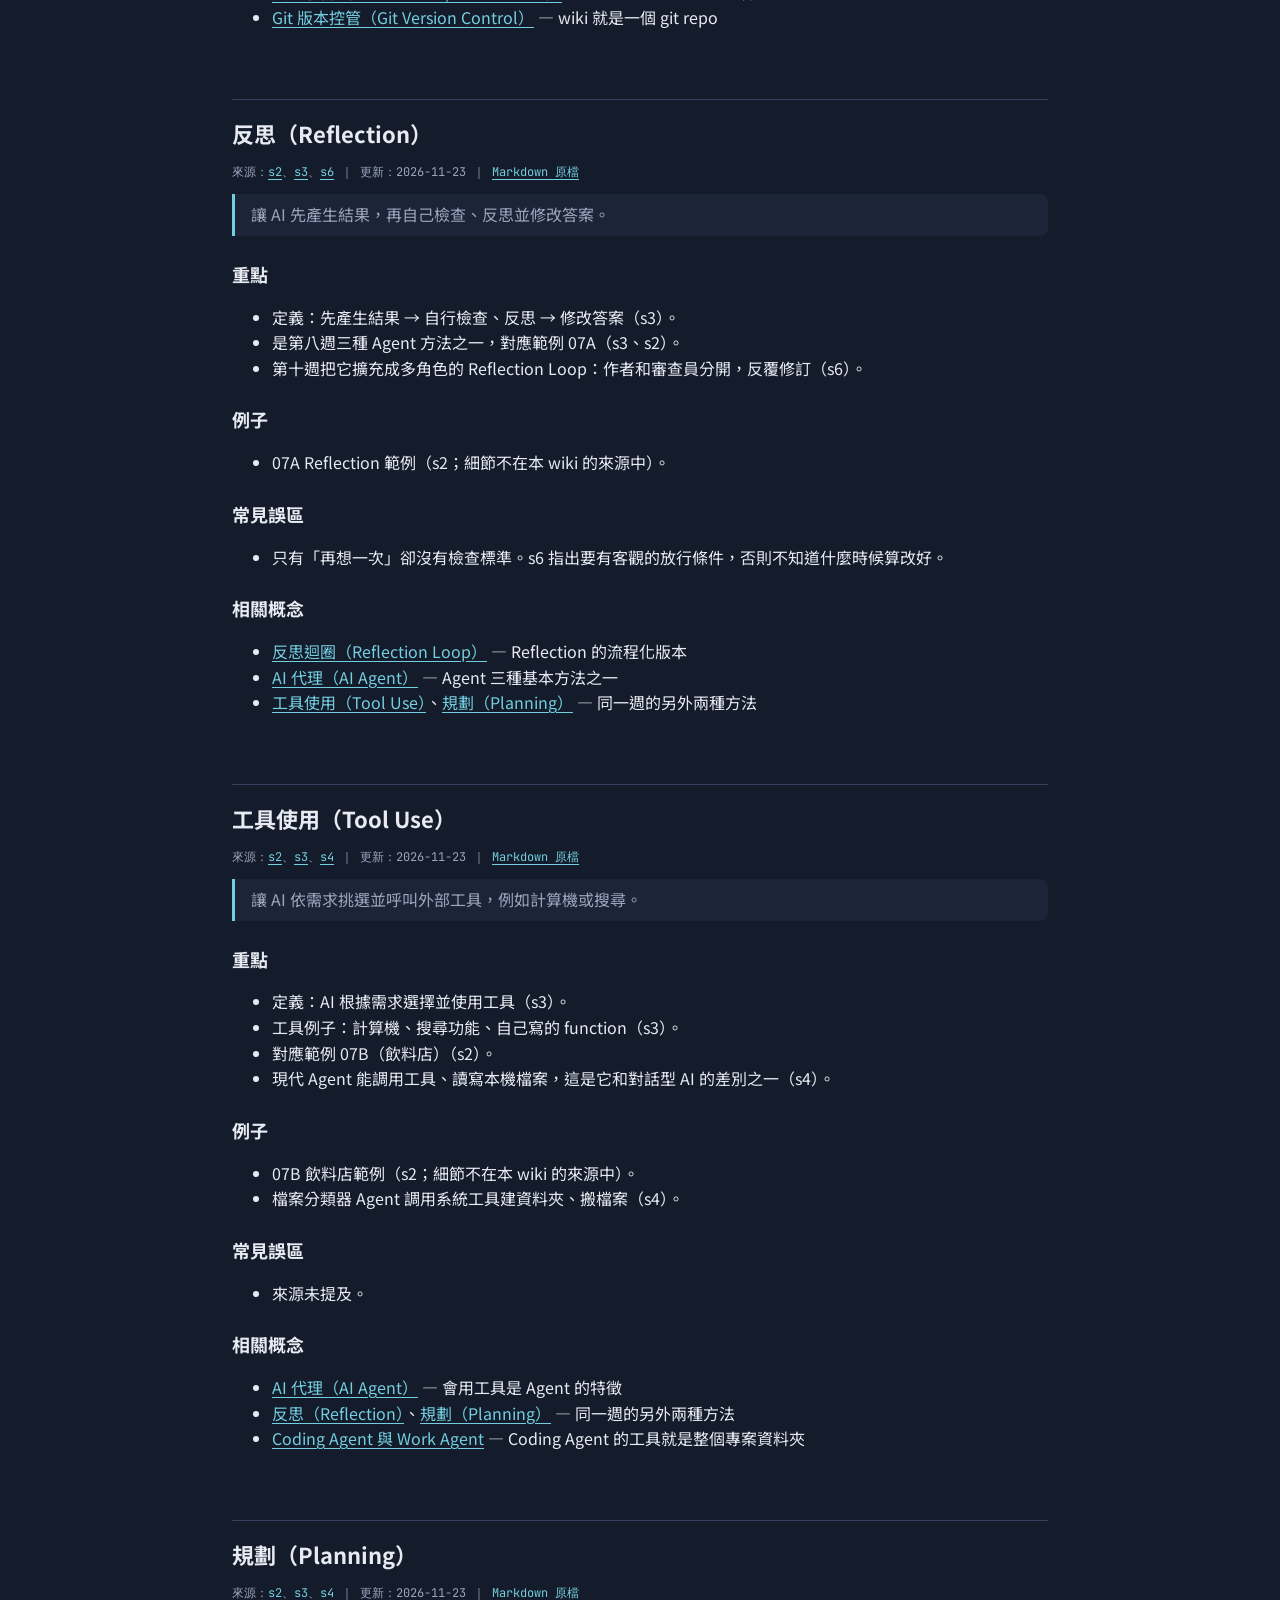
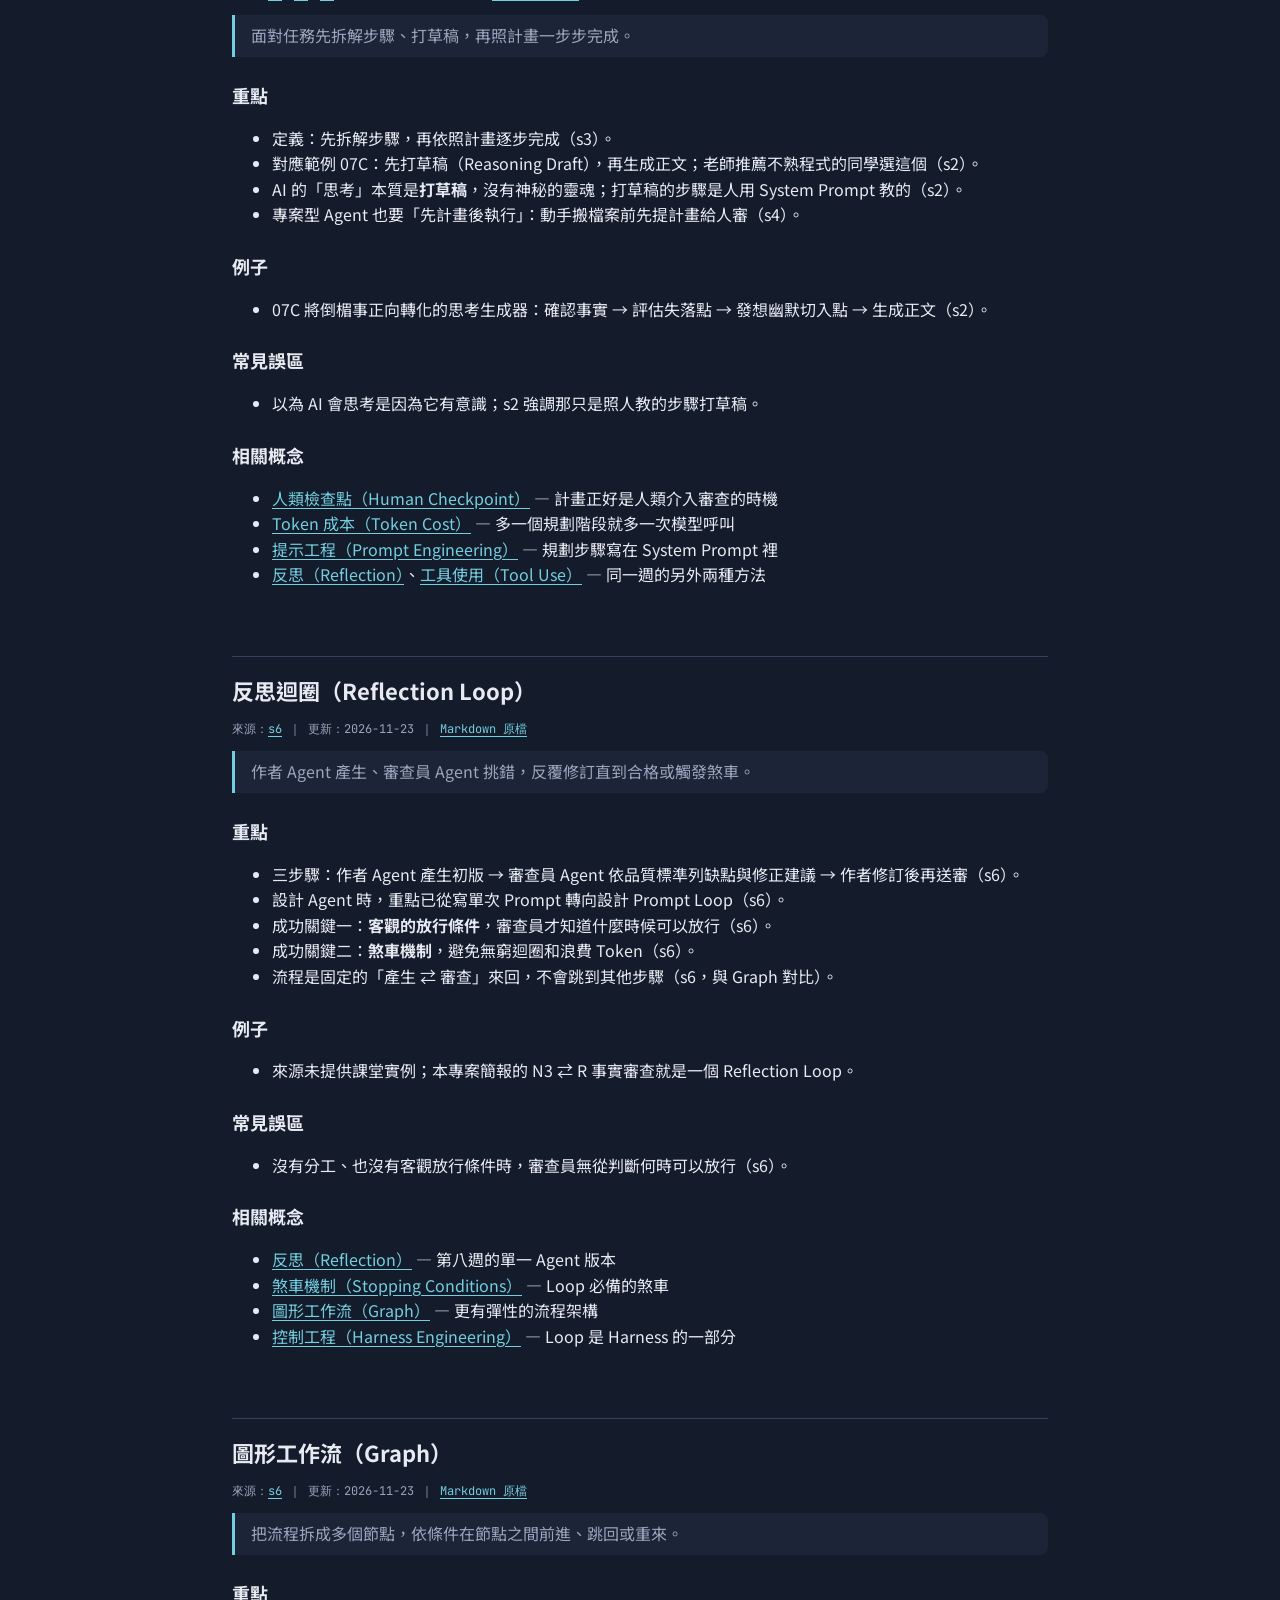
<file: wiki.html>
<!doctype html>
<html lang="zh-Hant">
<head>
<meta charset="utf-8">
<meta name="viewport" content="width=device-width, initial-scale=1">
<title>LLM Wiki｜AI Agent 工作流程</title>
<link rel="preconnect" href="https://fonts.googleapis.com">
<link rel="preconnect" href="https://fonts.gstatic.com" crossorigin>
<link rel="stylesheet" href="https://fonts.googleapis.com/css2?family=JetBrains+Mono:wght@400;600&family=Noto+Sans+TC:wght@400;500;700;900&display=swap">
<link rel="stylesheet" href="assets/css/deck.css">
</head>
<body>
<main class="page">
<nav class="top"><a href="index.html">首頁</a><a href="deck/index.html">教學簡報</a><a href="wiki.html">LLM Wiki</a><a href="process.html">流程與紀錄</a></nav>
<!-- 本檔由 scripts/build_site.py 產生，請勿手動編輯 -->
<h1>AI Agent 工作流程｜LLM Wiki</h1>
<p class="muted">由 6 份課程資料（第 7～10 週）整理成的知識庫：6 頁來源摘要、19 個概念條目、1 頁總覽。每一點都標出來源（s1～s6），教學簡報的每一頁都連回這裡。用 Obsidian 開啟 <code>wiki/</code> 資料夾可看到關聯圖。</p>
<section class="toc-wrap"><blockquote>AI 回答問題或做簡報前，先讀這份目錄再進入條目。格式：<code>- [[頁面代號]] — 一句話摘要</code></blockquote>
<h3>總覽</h3>
<ul><li><a href="#overview">主題總覽：AI Agent 怎麼做事？</a> — 一頁讀懂：Agent = Model + Harness，以及 Loop / Graph 的主線</li></ul>
<h3>來源（6 份課程資料）</h3>
<ul><li><a href="#s1-rag-demo">第七週 RAG 作業範例講解</a> — 第七週 RAG 作業範例講解（R01 向量庫、R02 對話機器人）</li><li><a href="#s2-agent-demo-notes">第八週 Agent 實作示範講解（07C Planning）</a> — 第八週 07C Planning 示範、Token 成本、思考＝打草稿</li><li><a href="#s3-three-agent-patterns">第八週作業：用程式做一個簡單的 AI Agent</a> — 第八週作業：Reflection / Tool Use / Planning 定義</li><li><a href="#s4-harness-and-agents-md">第九週課程大綱：Agent 原理、Harness 與專案構建</a> — 第九週：Agent 範式轉移、Harness、員工手冊、Skill</li><li><a href="#s5-karpathy-llm-wiki">Karpathy — LLM Wiki（idea file）</a> — Karpathy LLM Wiki：三層架構、Ingest / Query / Lint</li><li><a href="#s6-loop-and-graph">第十週課程：工作流程拆解與 Agent 架構（Loop 與 Graph）</a> — 第十週：Reflection Loop、Graph、簡報四節點流程</li></ul>
<h3>概念</h3>
<h4>基礎</h4>
<ul><li><a href="#ai-agent">AI 代理（AI Agent）</a> — 多步驟自主執行、會用工具的 AI，Model + Harness</li><li><a href="#harness-engineering">控制工程（Harness Engineering）</a> — 告訴 AI 怎麼按步驟做事的規範與流程</li><li><a href="#prompt-engineering">提示工程（Prompt Engineering）</a> — 設計怎麼問、多輪修正</li><li><a href="#context-engineering">上下文工程（Context Engineering）</a> — 給 AI 足夠且正確的背景資料，避免幻覺</li><li><a href="#rag">檢索增強生成（RAG）</a> — 先檢索段落再回答；知識不累積、像黑盒子</li><li><a href="#llm-wiki">LLM 知識庫（LLM Wiki）</a> — LLM 維護的互連 Markdown 知識庫</li></ul>
<h4>三種做事方法</h4>
<ul><li><a href="#reflection">反思（Reflection）</a> — 先產生、再檢查、再修改</li><li><a href="#tool-use">工具使用（Tool Use）</a> — 依需求選擇並呼叫工具</li><li><a href="#planning">規劃（Planning）</a> — 先拆步驟、打草稿再執行</li></ul>
<h4>流程控制</h4>
<ul><li><a href="#reflection-loop">反思迴圈（Reflection Loop）</a> — 作者 ⇄ 審查員反覆修訂</li><li><a href="#graph-workflow">圖形工作流（Graph）</a> — 節點＋條件跳躍的流程</li><li><a href="#stopping-conditions">煞車機制（Stopping Conditions）</a> — 次數上限、資訊不足即停、成本控管</li><li><a href="#human-checkpoint">人類檢查點（Human Checkpoint）</a> — 大綱階段是人類最佳檢查點</li><li><a href="#token-cost">Token 成本（Token Cost）</a> — 多階段呼叫讓用量倍增</li><li><a href="#over-engineering">過度工程化（Over-engineering）</a> — Prompt → Loop → Graph，能簡單就簡單</li></ul>
<h4>專案化</h4>
<ul><li><a href="#agents-md">員工手冊（AGENTS.md / CLAUDE.md）</a> — 員工手冊：成果、約束、驗收、先計畫</li><li><a href="#agent-skills">技能包（Agent Skills）</a> — 把好流程打包成可重用 SOP</li><li><a href="#coding-agent-vs-work-agent">Coding Agent 與 Work Agent</a> — 對話視窗 vs 操作專案資料夾</li><li><a href="#git-version-control">Git 版本控管（Git Version Control）</a> — 本機版本控管，AI 改壞可復原</li></ul>
<h3>待確認</h3>
<ul><li>s4 的「Graphite Engineering」疑為轉錄錯誤，未收錄，需人類確認原意。</li></ul></section>
<article class="entry" id="overview">
<h2>主題總覽：AI Agent 怎麼做事？</h2>
<p class="meta">更新：2026-11-23 ｜ <a href="https://github.com/Wilson0503/agent-workflow-wiki/blob/main/wiki/overview.md">Markdown 原檔</a></p>
<blockquote>一頁讀懂整個 wiki：Agent = Model + Harness，而 Harness 的核心是「怎麼安排步驟、怎麼檢查」。</blockquote>
<h3>一條主線</h3>
<ol><li><b>Agent 是什麼</b>：<a href="#ai-agent">AI 代理（AI Agent）</a> = Model + <a href="#harness-engineering">控制工程（Harness Engineering）</a>。和對話型 AI 的差別是多步驟自主執行、會用工具、能操作檔案（s4、s6）。</li><li><b>給它對的資訊</b>：<a href="#prompt-engineering">提示工程（Prompt Engineering）</a> 管「怎麼問」，<a href="#context-engineering">上下文工程（Context Engineering）</a> 管「給什麼資料」；做法有 <a href="#rag">檢索增強生成（RAG）</a> 與 <a href="#llm-wiki">LLM 知識庫（LLM Wiki）</a>（s1、s5、s6）。</li><li><b>三種基本做事方法</b>：<a href="#reflection">反思（Reflection）</a>、<a href="#tool-use">工具使用（Tool Use）</a>、<a href="#planning">規劃（Planning）</a>（s3、s2）。</li><li><b>把步驟串成流程</b>：固定來回的 <a href="#reflection-loop">反思迴圈（Reflection Loop）</a>，與可依條件跳躍的 <a href="#graph-workflow">圖形工作流（Graph）</a>（s6）。</li><li><b>讓流程可控</b>：<a href="#stopping-conditions">煞車機制（Stopping Conditions）</a> 防止無窮迴圈、<a href="#token-cost">Token 成本（Token Cost）</a> 提醒每一步都要錢、<a href="#human-checkpoint">人類檢查點（Human Checkpoint）</a> 讓人在最划算的時機介入（s2、s6）。</li><li><b>別做過頭</b>：<a href="#over-engineering">過度工程化（Over-engineering）</a>——Prompt → Loop → Graph，一層不夠才往下一層（s6）。</li><li><b>寫成規則、留下版本</b>：<a href="#agents-md">員工手冊（AGENTS.md / CLAUDE.md）</a>、<a href="#agent-skills">技能包（Agent Skills）</a>、<a href="#coding-agent-vs-work-agent">Coding Agent 與 Work Agent</a>、<a href="#git-version-control">Git 版本控管（Git Version Control）</a>（s4、s5、s6）。</li></ol>
<h3>來源一覽</h3>
<ul><li><a href="#s1-rag-demo">第七週 RAG 作業範例講解</a>、<a href="#s2-agent-demo-notes">第八週 Agent 實作示範講解（07C Planning）</a>、<a href="#s3-three-agent-patterns">第八週作業：用程式做一個簡單的 AI Agent</a>、<a href="#s4-harness-and-agents-md">第九週課程大綱：Agent 原理、Harness 與專案構建</a>、<a href="#s5-karpathy-llm-wiki">Karpathy — LLM Wiki（idea file）</a>、<a href="#s6-loop-and-graph">第十週課程：工作流程拆解與 Agent 架構（Loop 與 Graph）</a></li></ul>
</article>
<article class="entry" id="s1-rag-demo">
<h2>第七週 RAG 作業範例講解</h2>
<p class="meta">原始檔：<a href="raw/s1_w07_RAG範例講解.txt">raw/s1_w07_RAG範例講解.txt</a> ｜ 更新：2026-11-23 ｜ <a href="https://github.com/Wilson0503/agent-workflow-wiki/blob/main/wiki/sources/s1-rag-demo.md">Markdown 原檔</a></p>
<h3>這份資料在講什麼</h3>
<p>課程影片 1:22:02～1:49:50 的整理：老師用「勞動部工讀生權益」示範資料集，講解兩支 Colab 程式——R01 建立並匯出向量資料庫、R02 載入向量庫做 RAG 對話機器人並用 Gradio 展示，以及作業哪些地方不能照抄。</p>
<h3>重點摘錄</h3>
<ul><li>資料集先切成一塊塊 <code>.txt</code>，每塊有標題、Metadata、要做 Embedding 的內文、練習檢索問題。</li><li>R01：安裝 sentence-transformers 與 FAISS → 載入 Embedding 模型 → 內文轉向量 → <b>打包前先用測試問題驗證檢索結果</b> → 匯出 zip。</li><li>R02：用 API 呼叫 LLM（範例用 Groq）→ 載入向量庫 → System Prompt＋User Prompt 把檢索到的資料和問題結合，讓 LLM 像做「閱讀測驗」一樣回答。</li><li>測試時要確認機器人「嚴格根據資料回答，而不是自行幻想（Hallucination）」。</li><li>找不到資料時的回應要改成符合情境的句子（例如「本資料庫中查無相關規定」）。</li><li>R02 必須自動下載向量庫，助教按「全部執行」就能跑。</li></ul>
<h3>產生／更新的概念</h3>
<ul><li><a href="#rag">檢索增強生成（RAG）</a> — RAG 的完整流程與「先驗證檢索再打包」</li><li><a href="#context-engineering">上下文工程（Context Engineering）</a> — 把檢索到的背景資料放進 Prompt，避免幻覺</li><li><a href="#prompt-engineering">提示工程（Prompt Engineering）</a> — System Prompt / User Prompt 的分工、找不到資料時的回應</li></ul>
<h3>轉錄錯誤與疑點</h3>
<ul><li>「公讀也有特休嗎」應為「工讀」。</li><li>「轉為向向量」應為「向量」。</li><li>「Embedding Gemma 2」：原文寫法，模型正確名稱無法從 raw 確認，wiki 不引用模型名稱。</li></ul>
</article>
<article class="entry" id="s2-agent-demo-notes">
<h2>第八週 Agent 實作示範講解（07C Planning）</h2>
<p class="meta">原始檔：<a href="raw/s2_w08_Agent實作講解.txt">raw/s2_w08_Agent實作講解.txt</a> ｜ 更新：2026-11-23 ｜ <a href="https://github.com/Wilson0503/agent-workflow-wiki/blob/main/wiki/sources/s2-agent-demo-notes.md">Markdown 原檔</a></p>
<h3>這份資料在講什麼</h3>
<p>第八週課堂後半段的整理：三個範例 07A Reflection、07B Tool Use（飲料店）、07C Planning（將倒楣事正向轉化的思考生成器），以及老師口頭補充的實務陷阱。</p>
<h3>重點摘錄</h3>
<ul><li>07A＝Reflection、07B＝Tool Use（飲料店範例）、07C＝Planning；不熟程式的同學老師推薦 07C。</li><li><b>Agent 很燒 Token</b>：一般問答呼叫一次模型，Agent 是多階段架構（先規劃／打草稿，再正式生成），每階段都呼叫模型，Token 消耗倍數成長。</li><li>Groq 免費 API 容易跑到一半因額度中斷；改用較小模型可降低中斷機率；商業應用要用付費 API。</li><li>範例程式寫滿預設為 False 的測試開關，避免一執行就燒光額度。</li><li>AI 幫忙寫的 Prompt 常常太長，有些模型吃不下，反而變差，要親自測試並精簡。</li><li>「AI 思考」的本質是<b>打草稿</b>，打草稿的步驟是人類用 System Prompt 教它的（先確認事實 → 評估失落點 → 發想幽默切入點 → 最後生成正文）。</li></ul>
<h3>產生／更新的概念</h3>
<ul><li><a href="#planning">規劃（Planning）</a> — 07C：先打草稿再生成；思考＝打草稿</li><li><a href="#token-cost">Token 成本（Token Cost）</a> — 多階段呼叫讓 Token 倍增、免費 API 限制、測試開關</li><li><a href="#prompt-engineering">提示工程（Prompt Engineering）</a> — AI 寫的長 Prompt 陷阱</li><li><a href="#tool-use">工具使用（Tool Use）</a> — 07B 飲料店範例</li><li><a href="#reflection">反思（Reflection）</a> — 07A 為 Reflection 範例</li><li><a href="#stopping-conditions">煞車機制（Stopping Conditions）</a> — 預設 False 的測試開關是程式層的防呆</li></ul>
<h3>轉錄錯誤與疑點</h3>
<ul><li>「原因式思考生成器」疑為轉錄錯誤，正確名稱無法從 raw 確認；wiki 一律稱「將倒楣事正向轉化的思考生成器」。</li><li>原文的範例網址被標成「[suspicious link removed]」，無法得知網址。</li><li>本整理只涵蓋課堂「五、07C 實作示範」之後；07A、07B 的細節不在這份資料裡。</li></ul>
</article>
<article class="entry" id="s3-three-agent-patterns">
<h2>第八週作業：用程式做一個簡單的 AI Agent</h2>
<p class="meta">原始檔：<a href="raw/s3_w08_Agent三種模式作業.txt">raw/s3_w08_Agent三種模式作業.txt</a> ｜ 更新：2026-11-23 ｜ <a href="https://github.com/Wilson0503/agent-workflow-wiki/blob/main/wiki/sources/s3-three-agent-patterns.md">Markdown 原檔</a></p>
<h3>這份資料在講什麼</h3>
<p>第八週作業說明：從 Reflection、Tool Use、Planning 三種方法選一種，參考 Demo07a/b/c 改成自己的 Agent，並用 Gradio 展示。</p>
<h3>重點摘錄</h3>
<ul><li><b>Reflection</b>：讓 AI 先產生結果，再自行檢查、反思並修改答案。</li><li><b>Tool Use</b>：讓 AI 根據需求選擇並使用工具，例如計算機、搜尋功能、自己寫的 function。</li><li><b>Planning</b>：讓 AI 面對任務時先拆解步驟，再依照計畫逐步完成。</li><li>重點不是做很複雜的系統，而是理解所選方法並讓它在程式中實際運作。</li><li>高分條件之一：方法要「明確呈現在程式流程中」，執行結果看得出 Agent 依設計處理，並有進一步調整、測試或改良。</li></ul>
<h3>產生／更新的概念</h3>
<ul><li><a href="#reflection">反思（Reflection）</a> — 先產生、再檢查、再修改的定義</li><li><a href="#tool-use">工具使用（Tool Use）</a> — 選擇並使用工具的定義與工具例子</li><li><a href="#planning">規劃（Planning）</a> — 先拆解步驟再執行的定義</li><li><a href="#ai-agent">AI 代理（AI Agent）</a> — Agent 的三種基本做事方法</li><li><a href="#over-engineering">過度工程化（Over-engineering）</a> — 「重點不是非常複雜的系統」</li></ul>
<h3>轉錄錯誤與疑點</h3>
<ul><li>無（此為作業原文，不是轉錄）。</li></ul>
</article>
<article class="entry" id="s4-harness-and-agents-md">
<h2>第九週課程大綱：Agent 原理、Harness 與專案構建</h2>
<p class="meta">原始檔：<a href="raw/s4_w09_Harness與AGENTS課程大綱.txt">raw/s4_w09_Harness與AGENTS課程大綱.txt</a> ｜ 更新：2026-11-23 ｜ <a href="https://github.com/Wilson0503/agent-workflow-wiki/blob/main/wiki/sources/s4-harness-and-agents-md.md">Markdown 原檔</a></p>
<h3>這份資料在講什麼</h3>
<p>第九週簡報文件整理：從「對話型 LLM」到「代理型 AI Agent」的範式轉移、Harness Engineering、專案資料夾與 agent.md / claude.md 員工手冊、Skill 打包、工具比較、三個實務案例，以及 SIMA 研究與神經網路訓練的複習（後兩者與本主題無關，未收錄）。</p>
<h3>重點摘錄</h3>
<ul><li>使用者角色從手動整理資料的「打工仔」，變成只下達目標與驗收標準的「管理者／老闆（出一張嘴）」。</li><li>對話型 AI：一問一答、全程需人工在場、只在對話框內生成文字。Agent：多步驟自主執行、交代任務後可離場、可讀寫本機檔案、調用工具，產出完整專案成果。</li><li><b>AI Agent = AI Model（LLM 大腦）+ Harness</b>；頂級模型基礎實力差距縮小，決定優劣的是 Harness（引導 AI 做事的方法、檢查機制、工具介面）。Harness 涵蓋 Prompt、RAG、機制的設計。</li><li>員工手冊 agent.md / claude.md / gemini.md：寫清楚<b>成果定義、約束條件、驗收標準、先計畫後執行</b>。</li><li>做出滿意的流程後，可請 AI 把 SOP 打包成 <b>Skill</b>，之後反覆調用，品質與風格不會隨機波動。</li><li>案例「桌面檔案分類器」：Agent 先擬 5 類分類計畫 → 管理員確認 → 才建資料夾、搬檔案 → 回報結果。</li><li>LLM Wiki 比向量 RAG 更可解釋：人和 LLM 都能直接讀 <code>index.md</code> 與條目，「找對找錯一目瞭然」。</li><li>簡報要求：首頁 <code>index.html</code> 集中連結所有簡報；GitHub 要上傳完整專案（規則檔、assets、中間產物），評分看規則檔與專案引導結構。</li></ul>
<h3>產生／更新的概念</h3>
<ul><li><a href="#ai-agent">AI 代理（AI Agent）</a> — 對話型 AI 與 Agent 的比較</li><li><a href="#harness-engineering">控制工程（Harness Engineering）</a> — Agent = Model + Harness</li><li><a href="#agents-md">員工手冊（AGENTS.md / CLAUDE.md）</a> — 員工手冊的四個要素</li><li><a href="#agent-skills">技能包（Agent Skills）</a> — 把 SOP 打包成 Skill</li><li><a href="#human-checkpoint">人類檢查點（Human Checkpoint）</a> — 先計畫後執行、管理員確認</li><li><a href="#llm-wiki">LLM 知識庫（LLM Wiki）</a> — 可解釋性、index.md</li><li><a href="#rag">檢索增強生成（RAG）</a> — 向量 RAG 的黑盒子缺點</li><li><a href="#tool-use">工具使用（Tool Use）</a> — Agent 調用工具</li><li><a href="#planning">規劃（Planning）</a> — 先計畫後執行</li><li><a href="#coding-agent-vs-work-agent">Coding Agent 與 Work Agent</a> — OpenWorker + Ollama 本地方案</li></ul>
<h3>轉錄錯誤與疑點</h3>
<ul><li>「LMWiki」應為「LLM Wiki」。</li><li>「RAG Engineering 與 Graphite Engineering 等均屬於 Harness 的分支」：「Graphite Engineering」疑為轉錄錯誤（可能指第十週的 Graph），無法從 raw 確認，wiki 不採用此名詞。</li><li>「與 AI 討訪」應為「討論」。</li></ul>
</article>
<article class="entry" id="s5-karpathy-llm-wiki">
<h2>Karpathy — LLM Wiki（idea file）</h2>
<p class="meta">原始檔：<a href="raw/s5_w09_Karpathy_LLM_Wiki.txt">raw/s5_w09_Karpathy_LLM_Wiki.txt</a> ｜ 更新：2026-11-23 ｜ <a href="https://github.com/Wilson0503/agent-workflow-wiki/blob/main/wiki/sources/s5-karpathy-llm-wiki.md">Markdown 原檔</a></p>
<h3>這份資料在講什麼</h3>
<p>Andrej Karpathy 的 gist（英文原文）：一種讓 LLM 持續建立、維護個人知識庫的模式，以及它和 RAG 的差別、三層架構、三種操作、index / log 兩個特殊檔案。</p>
<h3>重點摘錄</h3>
<ul><li>RAG 每次提問都從原始文件「重新發現」知識，沒有累積；LLM Wiki 是 LLM <b>逐步建立並維護的持久 wiki</b>，知識編譯一次、持續更新。</li><li>三層：<b>raw sources</b>（不可修改，事實來源）→ <b>wiki</b>（LLM 全權撰寫維護）→ <b>schema</b>（CLAUDE.md / AGENTS.md，規定結構、慣例與流程）。</li><li>schema 讓 LLM 成為「有紀律的 wiki 維護者，而不是一般聊天機器人」，由人和 LLM 一起持續調整。</li><li>三種操作：<b>Ingest</b>（讀來源、討論重點、寫摘要、更新相關頁、記 log）、<b>Query</b>（讀 index 找頁面、附引用回答，好答案可存回 wiki）、<b>Lint</b>（找矛盾、過時說法、孤兒頁、缺頁）。</li><li><code>index.md</code> 是內容目錄；<code>log.md</code> 是只追加的時間序紀錄，用固定前綴 <code>## [日期] ingest | 標題</code> 方便 grep。</li><li>中等規模（約 100 份來源）只靠 index 檔就夠，不需要 embedding RAG。</li><li>人負責挑資料、引導分析、問好問題；LLM 負責摘要、交叉引用、歸檔等雜務。wiki 就是一個 git repo，有版本歷史。</li></ul>
<h3>產生／更新的概念</h3>
<ul><li><a href="#llm-wiki">LLM 知識庫（LLM Wiki）</a> — 三層架構、三種操作</li><li><a href="#rag">檢索增強生成（RAG）</a> — RAG 沒有累積</li><li><a href="#agents-md">員工手冊（AGENTS.md / CLAUDE.md）</a> — schema 檔的角色</li><li><a href="#human-checkpoint">人類檢查點（Human Checkpoint）</a> — 作者偏好一次 ingest 一份並親自檢查</li><li><a href="#git-version-control">Git 版本控管（Git Version Control）</a> — wiki 就是 git repo</li></ul>
<h3>轉錄錯誤與疑點</h3>
<ul><li>無（原文為英文文件）。</li></ul>
</article>
<article class="entry" id="s6-loop-and-graph">
<h2>第十週課程：工作流程拆解與 Agent 架構（Loop 與 Graph）</h2>
<p class="meta">原始檔：<a href="raw/s6_w10_Loop與Graph課程說明.txt">raw/s6_w10_Loop與Graph課程說明.txt</a> ｜ 更新：2026-11-23 ｜ <a href="https://github.com/Wilson0503/agent-workflow-wiki/blob/main/wiki/sources/s6-loop-and-graph.md">Markdown 原檔</a></p>
<h3>這份資料在講什麼</h3>
<p>第十週 1:52:00 課程精華整理：Agent = Model + Harness、Prompt / Context Engineering、Work Agent 與 Coding Agent、Reflection Loop 與 Graph 架構、LLM Wiki 建置，以及用 Graph 把 LLM Wiki 轉成 HTML 簡報的四節點流程。</p>
<h3>重點摘錄</h3>
<ul><li>Harness＝「告訴 AI 如何按步驟做事的機制、規範與工作流程」，品質決定 Agent 能否穩健完成多階段任務。學名詞是為了「出外不被話術欺騙」。</li><li>Prompt Engineering：設計提問、多輪討論修正。Context Engineering：給 AI 足夠且正確的背景資訊（RAG、LLM Wiki），避免它在資訊不足時亂猜或幻覺。</li><li>Coding Agent 不只寫程式，本質是「模仿人類操作電腦專案資料夾」；指令只是快捷鍵，直接用口語交代即可。</li><li><b>Reflection Loop</b>：作者 Agent 產生 → 審查員 Agent 依標準列缺點與建議 → 作者修訂再送審。成功關鍵：客觀放行條件＋煞車機制（最多 3～5 次、資訊不足即停、控管 Token 成本）。</li><li><b>Graph</b>：每個 Node 專注一件事，流程可依條件在節點間跳躍、回溯（例如在輸出報告階段發現資料遺漏，就跳回審查或大綱節點）。</li><li>設計心法：簡單 Prompt 能解決就不用 Loop；Loop 能解決就不要過度工程化堆 Graph。流程應從人類實際做事的步驟演化而來。</li><li>LLM Wiki 建置前 AI 要先訪談（廣度深度、來源格式、連結風格、語言與公式規則），再產生 agent.md 專案憲法。Obsidian Graph View 可把雙向連結畫成網絡圖。</li><li>簡報 Graph：Node 1 大綱（<b>人類最佳檢查點</b>，在這裡修正可避免重做 HTML）→ Node 2 逐頁內容 → Node 3 HTML/CSS 渲染 → Node 4 自動驗證（圖片路徑、引用、文字溢出），不通過就跳回 Node 2 或 Node 1。</li><li>Git 是本機版本控管、GitHub 是雲端平台；AI 搞砸檔案時可用 Git 復原。</li></ul>
<h3>產生／更新的概念</h3>
<ul><li><a href="#harness-engineering">控制工程（Harness Engineering）</a>、<a href="#prompt-engineering">提示工程（Prompt Engineering）</a>、<a href="#context-engineering">上下文工程（Context Engineering）</a></li><li><a href="#coding-agent-vs-work-agent">Coding Agent 與 Work Agent</a></li><li><a href="#reflection">反思（Reflection）</a>、<a href="#reflection-loop">反思迴圈（Reflection Loop）</a>、<a href="#stopping-conditions">煞車機制（Stopping Conditions）</a>、<a href="#token-cost">Token 成本（Token Cost）</a></li><li><a href="#graph-workflow">圖形工作流（Graph）</a>、<a href="#human-checkpoint">人類檢查點（Human Checkpoint）</a>、<a href="#over-engineering">過度工程化（Over-engineering）</a></li><li><a href="#llm-wiki">LLM 知識庫（LLM Wiki）</a>、<a href="#agents-md">員工手冊（AGENTS.md / CLAUDE.md）</a>、<a href="#rag">檢索增強生成（RAG）</a>、<a href="#git-version-control">Git 版本控管（Git Version Control）</a>、<a href="#ai-agent">AI 代理（AI Agent）</a></li></ul>
<h3>轉錄錯誤與疑點</h3>
<ul><li>「LOP」應為「Loop」（原文把 Reflection Loop 簡寫成 LOP）。</li><li>「Grave（Graph／圖形）架構」應為「Graph」。</li><li>「LM Wiki」應為「LLM Wiki」；「日系可愛粉采風」應為「粉彩風」。</li><li>「Karpathy 最初亦試圖建置傳統 RAG，但隨後發現…」：s5 原文沒有提到這段經歷，只說中等規模不需要 embedding RAG。wiki 只寫「s6 這樣說」，不當成 Karpathy 的原話。</li></ul>
</article>
<article class="entry" id="ai-agent">
<h2>AI 代理（AI Agent）</h2>
<p class="meta">來源：<a href="#s3-three-agent-patterns">s3</a>、<a href="#s4-harness-and-agents-md">s4</a>、<a href="#s6-loop-and-graph">s6</a> ｜ 更新：2026-11-23 ｜ <a href="https://github.com/Wilson0503/agent-workflow-wiki/blob/main/wiki/concepts/ai-agent.md">Markdown 原檔</a></p>
<blockquote>會自己多步驟做事、用工具、讀寫檔案的 AI：Model + Harness。</blockquote>
<h3>重點</h3>
<ul><li>公式：<b>AI Agent = AI Model + Harness</b>；Model 負責理解與生成語言，Harness 負責「怎麼按步驟做事」（s6、s4）。</li><li>和對話型 AI 的差別：對話型是一問一答、全程要人在場；Agent 是多步驟自主執行，交代完可以離場（s4）。</li><li>Agent 能讀寫本機檔案、建資料夾、開瀏覽器、調用工具，產出的是完整專案成果，而不只是一段回答（s4）。</li><li>人的角色從「打工仔」變成「管理者／老闆」：只要下達目標與驗收標準（s4）。</li><li>三種基本做事方法：Reflection、Tool Use、Planning（s3）。</li></ul>
<h3>例子</h3>
<ul><li>桌面檔案分類器：Agent 讀目錄、擬分類計畫、等確認後自己搬檔案並回報（s4）。</li></ul>
<h3>常見誤區</h3>
<ul><li>以為 Agent 是「更聰明的聊天視窗」。差別不在模型，而在 Harness 讓它能多步驟執行、操作檔案和工具（s4、s6）。</li></ul>
<h3>相關概念</h3>
<ul><li><a href="#harness-engineering">控制工程（Harness Engineering）</a> — Agent 的另一半</li><li><a href="#reflection">反思（Reflection）</a>、<a href="#tool-use">工具使用（Tool Use）</a>、<a href="#planning">規劃（Planning）</a> — Agent 的三種基本做事方法</li><li><a href="#coding-agent-vs-work-agent">Coding Agent 與 Work Agent</a> — 市面上 Agent 工具的兩大類</li></ul>
</article>
<article class="entry" id="harness-engineering">
<h2>控制工程（Harness Engineering）</h2>
<p class="meta">來源：<a href="#s4-harness-and-agents-md">s4</a>、<a href="#s6-loop-and-graph">s6</a> ｜ 更新：2026-11-23 ｜ <a href="https://github.com/Wilson0503/agent-workflow-wiki/blob/main/wiki/concepts/harness-engineering.md">Markdown 原檔</a></p>
<blockquote>設計「告訴 AI 怎麼按步驟做事」的規範、檢查機制與工作流程。</blockquote>
<h3>重點</h3>
<ul><li>Harness＝告訴 AI 如何按步驟做事的機制、規範與工作流程；它的品質決定 Agent 能不能穩健完成多階段任務（s6）。</li><li>頂級模型的基礎實力差距已經縮小，實際應用好壞的關鍵在 Harness（s4）。</li><li>Harness 包含引導 AI 做事的方法、檢查機制、工具介面；涵蓋 Prompt、RAG 與機制的設計（s4）。</li><li>Loop、Graph 這些流程設計，都是 Harness 的一部分（s6）。</li><li>學這些名詞的目的：建立技術認知，「出外不被話術欺騙」（s6）。</li></ul>
<h3>例子</h3>
<ul><li>本專案的 CLAUDE.md、檢查腳本、簡報 Graph，就是一套 Harness（s6 的簡報流程）。</li></ul>
<h3>常見誤區</h3>
<ul><li>以為換更強的模型就能解決問題。s4 指出模型差距縮小，差別在 Harness。</li></ul>
<h3>相關概念</h3>
<ul><li><a href="#ai-agent">AI 代理（AI Agent）</a> — Agent = Model + Harness</li><li><a href="#prompt-engineering">提示工程（Prompt Engineering）</a>、<a href="#context-engineering">上下文工程（Context Engineering）</a> — Harness 裡處理「問什麼」與「給什麼資料」的部分</li><li><a href="#reflection-loop">反思迴圈（Reflection Loop）</a>、<a href="#graph-workflow">圖形工作流（Graph）</a> — Harness 裡的流程控制</li><li><a href="#agents-md">員工手冊（AGENTS.md / CLAUDE.md）</a> — Harness 寫成文件的樣子</li></ul>
</article>
<article class="entry" id="prompt-engineering">
<h2>提示工程（Prompt Engineering）</h2>
<p class="meta">來源：<a href="#s1-rag-demo">s1</a>、<a href="#s2-agent-demo-notes">s2</a>、<a href="#s6-loop-and-graph">s6</a> ｜ 更新：2026-11-23 ｜ <a href="https://github.com/Wilson0503/agent-workflow-wiki/blob/main/wiki/concepts/prompt-engineering.md">Markdown 原檔</a></p>
<blockquote>設計怎麼問 AI，並透過多輪討論修正，提煉出最好的產出。</blockquote>
<h3>重點</h3>
<ul><li>聚焦在設計提問指令，以及和 AI 多輪反覆討論、互動修正的技巧（s6）。</li><li>System Prompt 放角色與規則，User Prompt 放使用者問題；RAG 會把檢索資料和問題組合進 Prompt（s1）。</li><li>Prompt 也要設計「找不到資料時怎麼回答」，並改成符合情境的句子（s1）。</li><li>AI 幫忙寫的 Prompt 常常過長，有些模型吃不下反而變差，要親自測試並精簡（s2）。</li><li>簡單 Prompt 能一次解決的問題，就不需要 Loop（s6）。</li></ul>
<h3>例子</h3>
<ul><li>07C 用 System Prompt 教 AI 打草稿的步驟：先確認事實 → 評估失落點 → 發想幽默切入點 → 生成正文（s2）。</li></ul>
<h3>常見誤區</h3>
<ul><li>「Prompt 越長越詳細越好」——s2 提醒過長反而會壞掉。</li></ul>
<h3>相關概念</h3>
<ul><li><a href="#context-engineering">上下文工程（Context Engineering）</a> — 下一層：不只問得好，還要給足資料</li><li><a href="#over-engineering">過度工程化（Over-engineering）</a> — Prompt 能解決就不要用 Loop</li><li><a href="#planning">規劃（Planning）</a> — 打草稿的步驟是靠 Prompt 教的</li></ul>
</article>
<article class="entry" id="context-engineering">
<h2>上下文工程（Context Engineering）</h2>
<p class="meta">來源：<a href="#s1-rag-demo">s1</a>、<a href="#s6-loop-and-graph">s6</a> ｜ 更新：2026-11-23 ｜ <a href="https://github.com/Wilson0503/agent-workflow-wiki/blob/main/wiki/concepts/context-engineering.md">Markdown 原檔</a></p>
<blockquote>把足夠而且正確的背景資料交給 AI，讓它不用亂猜。</blockquote>
<h3>重點</h3>
<ul><li>聚焦在如何構建並傳遞「足夠充分且正確的背景資訊」給 AI（s6）。</li><li>核心目的是避免 AI 在資訊不足時盲目猜測或產生幻覺（s6）。</li><li>常見做法：傳統 RAG，以及本課程實作的 LLM Wiki（s6）。</li><li>RAG 把檢索到的背景資料和問題一起放進 Prompt，讓 LLM 像做「閱讀測驗」一樣作答（s1）。</li></ul>
<h3>例子</h3>
<ul><li>第七週 RAG 機器人測試時要確認它「嚴格根據資料回答，而不是自行幻想」（s1）。</li></ul>
<h3>常見誤區</h3>
<ul><li>只顧著改問法（Prompt），卻沒給 AI 需要的資料；資料不夠時 AI 只能猜（s6）。</li></ul>
<h3>相關概念</h3>
<ul><li><a href="#prompt-engineering">提示工程（Prompt Engineering）</a> — 上一層：怎麼問</li><li><a href="#rag">檢索增強生成（RAG）</a>、<a href="#llm-wiki">LLM 知識庫（LLM Wiki）</a> — 兩種提供 context 的做法</li><li><a href="#harness-engineering">控制工程（Harness Engineering）</a> — Context Engineering 是 Harness 的一環</li></ul>
</article>
<article class="entry" id="rag">
<h2>檢索增強生成（RAG）</h2>
<p class="meta">來源：<a href="#s1-rag-demo">s1</a>、<a href="#s4-harness-and-agents-md">s4</a>、<a href="#s5-karpathy-llm-wiki">s5</a>、<a href="#s6-loop-and-graph">s6</a> ｜ 更新：2026-11-23 ｜ <a href="https://github.com/Wilson0503/agent-workflow-wiki/blob/main/wiki/concepts/rag.md">Markdown 原檔</a></p>
<blockquote>先從資料庫找出相關段落，再讓 LLM 根據段落回答。</blockquote>
<h3>重點</h3>
<ul><li>流程：資料切塊 → 內文做 Embedding 轉向量 → 存進向量資料庫（FAISS）→ 提問時檢索 → 把段落和問題組合成 Prompt 交給 LLM（s1）。</li><li>打包向量庫前，要先用測試問題驗證檢索結果是否準確（s1）。</li><li>缺點一：每次提問都從原始文件重新拼湊，知識沒有累積（s5）。</li><li>缺點二：向量檢索像黑盒子，找對找錯不容易看出來（s4）。</li><li>中等規模的知識庫，用 index 檔就夠，不一定需要 embedding RAG（s5）。</li><li>第十週把 RAG 和 LLM Wiki 並列為 Context Engineering 的常見做法（s6）。</li></ul>
<h3>例子</h3>
<ul><li>第七週「勞動部工讀生權益」示範：R01 建向量庫、R02 做 Gradio 對話機器人（s1）。</li></ul>
<h3>常見誤區</h3>
<ul><li>跳過打包前的檢索驗證，沒確認向量搜尋抓到的文本與 Metadata 是否準確（s1）。</li></ul>
<h3>相關概念</h3>
<ul><li><a href="#context-engineering">上下文工程（Context Engineering）</a> — RAG 是提供 context 的一種方式</li><li><a href="#llm-wiki">LLM 知識庫（LLM Wiki）</a> — 不需要向量、可解釋性更高的替代方案</li></ul>
</article>
<article class="entry" id="llm-wiki">
<h2>LLM 知識庫（LLM Wiki）</h2>
<p class="meta">來源：<a href="#s4-harness-and-agents-md">s4</a>、<a href="#s5-karpathy-llm-wiki">s5</a>、<a href="#s6-loop-and-graph">s6</a> ｜ 更新：2026-11-23 ｜ <a href="https://github.com/Wilson0503/agent-workflow-wiki/blob/main/wiki/concepts/llm-wiki.md">Markdown 原檔</a></p>
<blockquote>讓 LLM 把原始資料整理成互相連結的 Markdown 頁面，並持續維護。</blockquote>
<h3>重點</h3>
<ul><li>三層：raw（原始資料，不可修改）→ wiki（LLM 撰寫維護）→ schema（CLAUDE.md / AGENTS.md 規則）（s5）。</li><li>三種操作：Ingest（吸收新資料）、Query（查詢並附引用）、Lint（健康檢查：矛盾、孤兒頁、缺頁）（s5）。</li><li>和 RAG 不同：知識「編譯一次、持續更新」，交叉引用和矛盾都已整理好，會越來越豐富（s5）。</li><li>不用轉向量，靠 <code>index.md</code> 目錄讓 Agent 直接找到頁面；人和 LLM 都看得懂，找對找錯一目瞭然（s6、s4）。</li><li>建置前 AI 要先訪談：研究廣度深度、來源格式、連結風格、語言與公式規則（s6）。</li><li>用 Obsidian 開啟 wiki 資料夾，Graph View 會把雙向連結畫成網絡圖（s6、s5）。</li></ul>
<h3>例子</h3>
<ul><li>本專案就是一個 LLM Wiki：6 份課程資料 → 來源摘要＋概念條目 → 教學簡報。</li></ul>
<h3>常見誤區</h3>
<ul><li>以為 LLM Wiki 是給人線性閱讀的文章；它主要是讓 AI 在 context 中檢索、提取（s6）。</li></ul>
<blockquote class="warn">⚠️ 來源差異：s6 說 Karpathy「最初也試圖建置傳統 RAG，後來發現…」，但 s5（Karpathy 原文）沒有提到這段經歷。本 wiki 不把這段當成 Karpathy 的說法。</blockquote>
<h3>相關概念</h3>
<ul><li><a href="#rag">檢索增強生成（RAG）</a> — 對照組</li><li><a href="#context-engineering">上下文工程（Context Engineering）</a> — LLM Wiki 是提供 context 的方法</li><li><a href="#agents-md">員工手冊（AGENTS.md / CLAUDE.md）</a> — LLM Wiki 的 schema 層</li><li><a href="#git-version-control">Git 版本控管（Git Version Control）</a> — wiki 就是一個 git repo</li></ul>
</article>
<article class="entry" id="reflection">
<h2>反思（Reflection）</h2>
<p class="meta">來源：<a href="#s2-agent-demo-notes">s2</a>、<a href="#s3-three-agent-patterns">s3</a>、<a href="#s6-loop-and-graph">s6</a> ｜ 更新：2026-11-23 ｜ <a href="https://github.com/Wilson0503/agent-workflow-wiki/blob/main/wiki/concepts/reflection.md">Markdown 原檔</a></p>
<blockquote>讓 AI 先產生結果，再自己檢查、反思並修改答案。</blockquote>
<h3>重點</h3>
<ul><li>定義：先產生結果 → 自行檢查、反思 → 修改答案（s3）。</li><li>是第八週三種 Agent 方法之一，對應範例 07A（s3、s2）。</li><li>第十週把它擴充成多角色的 Reflection Loop：作者和審查員分開，反覆修訂（s6）。</li></ul>
<h3>例子</h3>
<ul><li>07A Reflection 範例（s2；細節不在本 wiki 的來源中）。</li></ul>
<h3>常見誤區</h3>
<ul><li>只有「再想一次」卻沒有檢查標準。s6 指出要有客觀的放行條件，否則不知道什麼時候算改好。</li></ul>
<h3>相關概念</h3>
<ul><li><a href="#reflection-loop">反思迴圈（Reflection Loop）</a> — Reflection 的流程化版本</li><li><a href="#ai-agent">AI 代理（AI Agent）</a> — Agent 三種基本方法之一</li><li><a href="#tool-use">工具使用（Tool Use）</a>、<a href="#planning">規劃（Planning）</a> — 同一週的另外兩種方法</li></ul>
</article>
<article class="entry" id="tool-use">
<h2>工具使用（Tool Use）</h2>
<p class="meta">來源：<a href="#s2-agent-demo-notes">s2</a>、<a href="#s3-three-agent-patterns">s3</a>、<a href="#s4-harness-and-agents-md">s4</a> ｜ 更新：2026-11-23 ｜ <a href="https://github.com/Wilson0503/agent-workflow-wiki/blob/main/wiki/concepts/tool-use.md">Markdown 原檔</a></p>
<blockquote>讓 AI 依需求挑選並呼叫外部工具，例如計算機或搜尋。</blockquote>
<h3>重點</h3>
<ul><li>定義：AI 根據需求選擇並使用工具（s3）。</li><li>工具例子：計算機、搜尋功能、自己寫的 function（s3）。</li><li>對應範例 07B（飲料店）（s2）。</li><li>現代 Agent 能調用工具、讀寫本機檔案，這是它和對話型 AI 的差別之一（s4）。</li></ul>
<h3>例子</h3>
<ul><li>07B 飲料店範例（s2；細節不在本 wiki 的來源中）。</li><li>檔案分類器 Agent 調用系統工具建資料夾、搬檔案（s4）。</li></ul>
<h3>常見誤區</h3>
<ul><li>來源未提及。</li></ul>
<h3>相關概念</h3>
<ul><li><a href="#ai-agent">AI 代理（AI Agent）</a> — 會用工具是 Agent 的特徵</li><li><a href="#reflection">反思（Reflection）</a>、<a href="#planning">規劃（Planning）</a> — 同一週的另外兩種方法</li><li><a href="#coding-agent-vs-work-agent">Coding Agent 與 Work Agent</a> — Coding Agent 的工具就是整個專案資料夾</li></ul>
</article>
<article class="entry" id="planning">
<h2>規劃（Planning）</h2>
<p class="meta">來源：<a href="#s2-agent-demo-notes">s2</a>、<a href="#s3-three-agent-patterns">s3</a>、<a href="#s4-harness-and-agents-md">s4</a> ｜ 更新：2026-11-23 ｜ <a href="https://github.com/Wilson0503/agent-workflow-wiki/blob/main/wiki/concepts/planning.md">Markdown 原檔</a></p>
<blockquote>面對任務先拆解步驟、打草稿，再照計畫一步步完成。</blockquote>
<h3>重點</h3>
<ul><li>定義：先拆解步驟，再依照計畫逐步完成（s3）。</li><li>對應範例 07C：先打草稿（Reasoning Draft），再生成正文；老師推薦不熟程式的同學選這個（s2）。</li><li>AI 的「思考」本質是<b>打草稿</b>，沒有神秘的靈魂；打草稿的步驟是人用 System Prompt 教的（s2）。</li><li>專案型 Agent 也要「先計畫後執行」：動手搬檔案前先提計畫給人審（s4）。</li></ul>
<h3>例子</h3>
<ul><li>07C 將倒楣事正向轉化的思考生成器：確認事實 → 評估失落點 → 發想幽默切入點 → 生成正文（s2）。</li></ul>
<h3>常見誤區</h3>
<ul><li>以為 AI 會思考是因為它有意識；s2 強調那只是照人教的步驟打草稿。</li></ul>
<h3>相關概念</h3>
<ul><li><a href="#human-checkpoint">人類檢查點（Human Checkpoint）</a> — 計畫正好是人類介入審查的時機</li><li><a href="#token-cost">Token 成本（Token Cost）</a> — 多一個規劃階段就多一次模型呼叫</li><li><a href="#prompt-engineering">提示工程（Prompt Engineering）</a> — 規劃步驟寫在 System Prompt 裡</li><li><a href="#reflection">反思（Reflection）</a>、<a href="#tool-use">工具使用（Tool Use）</a> — 同一週的另外兩種方法</li></ul>
</article>
<article class="entry" id="reflection-loop">
<h2>反思迴圈（Reflection Loop）</h2>
<p class="meta">來源：<a href="#s6-loop-and-graph">s6</a> ｜ 更新：2026-11-23 ｜ <a href="https://github.com/Wilson0503/agent-workflow-wiki/blob/main/wiki/concepts/reflection-loop.md">Markdown 原檔</a></p>
<blockquote>作者 Agent 產生、審查員 Agent 挑錯，反覆修訂直到合格或觸發煞車。</blockquote>
<h3>重點</h3>
<ul><li>三步驟：作者 Agent 產生初版 → 審查員 Agent 依品質標準列缺點與修正建議 → 作者修訂後再送審（s6）。</li><li>設計 Agent 時，重點已從寫單次 Prompt 轉向設計 Prompt Loop（s6）。</li><li>成功關鍵一：<b>客觀的放行條件</b>，審查員才知道什麼時候可以放行（s6）。</li><li>成功關鍵二：<b>煞車機制</b>，避免無窮迴圈和浪費 Token（s6）。</li><li>流程是固定的「產生 ⇄ 審查」來回，不會跳到其他步驟（s6，與 Graph 對比）。</li></ul>
<h3>例子</h3>
<ul><li>來源未提供課堂實例；本專案簡報的 N3 ⇄ R 事實審查就是一個 Reflection Loop。</li></ul>
<h3>常見誤區</h3>
<ul><li>沒有分工、也沒有客觀放行條件時，審查員無從判斷何時可以放行（s6）。</li></ul>
<h3>相關概念</h3>
<ul><li><a href="#reflection">反思（Reflection）</a> — 第八週的單一 Agent 版本</li><li><a href="#stopping-conditions">煞車機制（Stopping Conditions）</a> — Loop 必備的煞車</li><li><a href="#graph-workflow">圖形工作流（Graph）</a> — 更有彈性的流程架構</li><li><a href="#harness-engineering">控制工程（Harness Engineering）</a> — Loop 是 Harness 的一部分</li></ul>
</article>
<article class="entry" id="graph-workflow">
<h2>圖形工作流（Graph）</h2>
<p class="meta">來源：<a href="#s6-loop-and-graph">s6</a> ｜ 更新：2026-11-23 ｜ <a href="https://github.com/Wilson0503/agent-workflow-wiki/blob/main/wiki/concepts/graph-workflow.md">Markdown 原檔</a></p>
<blockquote>把流程拆成多個節點，依條件在節點之間前進、跳回或重來。</blockquote>
<h3>重點</h3>
<ul><li>每個節點（Node）只專注一個獨立任務，例如 A 寫大綱、B 檢查邏輯漏洞、C 輸出評估報告（s6）。</li><li><b>動態條件跳躍</b>：流程不是直線；在 C 發現原始資料遺漏，可以跳回 B，甚至退回 A，補齊後再往前（s6）。</li><li>和 Loop 的差別：Loop 是固定的「產生 ⇄ 審查」來回；Graph 可以在不同節點間依條件自由跳躍與回溯，彈性更高（s6）。</li><li>簡報 Graph 範例：大綱 → 逐頁內容 → HTML 渲染 → 自動驗證；驗證不過就跳回逐頁內容或大綱（s6）。</li><li>驗證節點檢查：圖片路徑是否斷連結、引用是否精準、版面文字是否溢出（s6）。</li></ul>
<h3>例子</h3>
<ul><li>s6 的四節點簡報流程；本專案在它之上加了 Wiki 檢查、大綱檢查與事實審查。</li></ul>
<h3>常見誤區</h3>
<ul><li>一開始就畫複雜 Graph。s6 提醒 Loop 能解決的問題不要過度工程化（見 <a href="#over-engineering">過度工程化（Over-engineering）</a>）。</li></ul>
<h3>相關概念</h3>
<ul><li><a href="#reflection-loop">反思迴圈（Reflection Loop）</a> — 比 Graph 簡單的固定迴圈</li><li><a href="#human-checkpoint">人類檢查點（Human Checkpoint）</a> — Graph 中人類介入的節點</li><li><a href="#stopping-conditions">煞車機制（Stopping Conditions）</a> — 回跳也需要上限</li><li><a href="#over-engineering">過度工程化（Over-engineering）</a> — 什麼時候不該用 Graph</li></ul>
</article>
<article class="entry" id="stopping-conditions">
<h2>煞車機制（Stopping Conditions）</h2>
<p class="meta">來源：<a href="#s2-agent-demo-notes">s2</a>、<a href="#s6-loop-and-graph">s6</a> ｜ 更新：2026-11-23 ｜ <a href="https://github.com/Wilson0503/agent-workflow-wiki/blob/main/wiki/concepts/stopping-conditions.md">Markdown 原檔</a></p>
<blockquote>事先規定迴圈什麼時候一定要停，避免無限重做和浪費錢。</blockquote>
<h3>重點</h3>
<ul><li><b>最大次數限制</b>：例如最多反覆修訂 3～5 次就強制停止（s6）。</li><li><b>資訊不足即停</b>：審查發現缺乏關鍵原始資料時中斷迴圈，請人類補資料（s6）。</li><li><b>成本效益控管</b>：防止無效的重複修訂導致 Token 費用浪費（s6）。</li><li>和「客觀放行條件」搭配：一個決定何時合格，一個決定何時放棄（s6）。</li><li>程式層面的防呆：預設 False 的測試開關，避免誤觸大量 API 呼叫（s2）。</li></ul>
<h3>例子</h3>
<ul><li>本專案每個 Loop 最多 3 輪；wiki 和 raw 都沒有的資訊就停下來問人類（CLAUDE.md 5.2，依據 s6）。</li></ul>
<h3>常見誤區</h3>
<ul><li>只設放行條件、不設上限：品質一直達不到標準時就會無窮迴圈（s6）。</li></ul>
<h3>相關概念</h3>
<ul><li><a href="#reflection-loop">反思迴圈（Reflection Loop）</a> — 煞車用在哪裡</li><li><a href="#token-cost">Token 成本（Token Cost）</a> — 煞車要保護的東西</li><li><a href="#human-checkpoint">人類檢查點（Human Checkpoint）</a> — 資訊不足時把決定交還給人</li></ul>
</article>
<article class="entry" id="human-checkpoint">
<h2>人類檢查點（Human Checkpoint）</h2>
<p class="meta">來源：<a href="#s4-harness-and-agents-md">s4</a>、<a href="#s5-karpathy-llm-wiki">s5</a>、<a href="#s6-loop-and-graph">s6</a> ｜ 更新：2026-11-23 ｜ <a href="https://github.com/Wilson0503/agent-workflow-wiki/blob/main/wiki/concepts/human-checkpoint.md">Markdown 原檔</a></p>
<blockquote>在流程中特意停下來讓人審核的關卡，越早檢查、重做成本越低。</blockquote>
<h3>重點</h3>
<ul><li>簡報 Graph 中，<b>大綱生成後</b>是人類管理者的最佳檢查點：在大綱階段修正，可避免之後重做 HTML 的巨大成本（s6）。</li><li>管理者只要掌控「大綱審核」與「最終檢查報告」兩個關卡，中間重複的生成、驗證與修改交給 Agent（s6）。</li><li>員工手冊要求「先計畫後執行」：動手修改或搬檔案前，先提計畫給人審查授權（s4）。</li><li>Karpathy 偏好一次 ingest 一份資料並親自參與：讀摘要、檢查更新、引導重點（s5）。</li></ul>
<h3>例子</h3>
<ul><li>檔案分類器：Agent 擬好 5 類分類計畫 → 管理員確認 → 才開始搬檔案（s4）。</li></ul>
<h3>常見誤區</h3>
<ul><li>等到最後成品才檢查。越後面發現問題，要重做的東西越多（s6）。</li></ul>
<h3>相關概念</h3>
<ul><li><a href="#graph-workflow">圖形工作流（Graph）</a> — 檢查點是 Graph 中的一個節點</li><li><a href="#planning">規劃（Planning）</a> — 計畫就是最適合審的東西</li><li><a href="#stopping-conditions">煞車機制（Stopping Conditions）</a> — 資訊不足時也要交回給人</li></ul>
</article>
<article class="entry" id="token-cost">
<h2>Token 成本（Token Cost）</h2>
<p class="meta">來源：<a href="#s2-agent-demo-notes">s2</a>、<a href="#s6-loop-and-graph">s6</a> ｜ 更新：2026-11-23 ｜ <a href="https://github.com/Wilson0503/agent-workflow-wiki/blob/main/wiki/concepts/token-cost.md">Markdown 原檔</a></p>
<blockquote>Agent 每多一個階段就多呼叫一次模型，用量和費用會倍數成長。</blockquote>
<h3>重點</h3>
<ul><li>一般問答只呼叫一次模型；Agent 是多階段架構，每階段都呼叫，Token 呈倍數成長（s2）。</li><li>Groq 免費 API 容易跑到一半因額度中斷；改用較小模型可降低中斷機率；商業級應用要用付費 API（s2）。</li><li>範例程式用預設 False 的測試開關，避免一執行就燒光額度（s2）。</li><li>Loop 要設煞車，防止無效的重複修訂浪費 Token（s6）。</li></ul>
<h3>例子</h3>
<ul><li>07C 先打草稿、再生成正文，至少兩次模型呼叫（s2）。</li></ul>
<h3>常見誤區</h3>
<ul><li>迴圈設計得越多輪越好——每一輪都要花錢，也可能卡在無窮迴圈（s6）。</li></ul>
<h3>相關概念</h3>
<ul><li><a href="#stopping-conditions">煞車機制（Stopping Conditions）</a> — 控制成本的煞車</li><li><a href="#planning">規劃（Planning）</a> — 多階段架構的例子</li><li><a href="#over-engineering">過度工程化（Over-engineering）</a> — 流程越複雜越燒錢</li></ul>
</article>
<article class="entry" id="over-engineering">
<h2>過度工程化（Over-engineering）</h2>
<p class="meta">來源：<a href="#s3-three-agent-patterns">s3</a>、<a href="#s6-loop-and-graph">s6</a> ｜ 更新：2026-11-23 ｜ <a href="https://github.com/Wilson0503/agent-workflow-wiki/blob/main/wiki/concepts/over-engineering.md">Markdown 原檔</a></p>
<blockquote>用不必要的複雜流程去解決簡單問題；原則是能簡單就簡單。</blockquote>
<h3>重點</h3>
<ul><li>簡單 Prompt 能一次解決的問題，絕不調用 Loop（s6）。</li><li>標準 Loop 能解決的問題，不要盲目堆疊複雜的 Graph 節點（s6）。</li><li>好的 Agent 流程應該從人類實際處理事情的自然步驟演化而來（s6）。</li><li>第八週作業也強調：重點不是做出非常複雜的系統，而是理解方法並讓它實際運作（s3）。</li></ul>
<h3>例子</h3>
<ul><li>選工具的順序：Prompt → Loop → Graph，一層不夠才往下一層（s6）。</li></ul>
<h3>常見誤區</h3>
<ul><li>一開始就堆疊複雜的 Graph 節點，沒先確認簡單 Prompt 或標準 Loop 是否已經足夠（s6）。</li></ul>
<h3>相關概念</h3>
<ul><li><a href="#prompt-engineering">提示工程（Prompt Engineering）</a>、<a href="#reflection-loop">反思迴圈（Reflection Loop）</a>、<a href="#graph-workflow">圖形工作流（Graph）</a> — 由簡到繁的三層選擇</li><li><a href="#token-cost">Token 成本（Token Cost）</a> — 複雜流程的代價</li></ul>
</article>
<article class="entry" id="agents-md">
<h2>員工手冊（AGENTS.md / CLAUDE.md）</h2>
<p class="meta">來源：<a href="#s4-harness-and-agents-md">s4</a>、<a href="#s5-karpathy-llm-wiki">s5</a>、<a href="#s6-loop-and-graph">s6</a> ｜ 更新：2026-11-23 ｜ <a href="https://github.com/Wilson0503/agent-workflow-wiki/blob/main/wiki/concepts/agents-md.md">Markdown 原檔</a></p>
<blockquote>放在專案資料夾裡的規則檔，告訴 AI 這個專案要做什麼、怎麼做、做到什麼程度。</blockquote>
<h3>重點</h3>
<ul><li>常見檔名：agent.md（通用慣例）、claude.md（Claude）、gemini.md（Gemini）；模型載入資料夾時會自動讀取（s4）。Karpathy 也舉 CLAUDE.md、AGENTS.md 為例（s5）。</li><li>好的交辦四要素：<b>成果定義</b>、<b>約束條件</b>、<b>驗收標準</b>、<b>先計畫後執行</b>（s4）。</li><li>在 LLM Wiki 裡它是 schema 層：讓 LLM 成為有紀律的 wiki 維護者，由人和 LLM 一起持續調整（s5）。</li><li>第十週稱它為「專案憲法與員工作業手冊」，規範目錄結構（agent.md、papers/、wiki/、assets/）（s6）。</li></ul>
<h3>例子</h3>
<ul><li>約束條件例子：絕對不可刪除原始檔；無法分類的放進「待確認」資料夾（s4）。</li></ul>
<h3>常見誤區</h3>
<ul><li>把規則散落在對話裡；s4 指出應寫成規格書，取代散亂的對話提示詞。</li></ul>
<h3>相關概念</h3>
<ul><li><a href="#harness-engineering">控制工程（Harness Engineering）</a> — 員工手冊是 Harness 的書面形式</li><li><a href="#llm-wiki">LLM 知識庫（LLM Wiki）</a> — schema 層</li><li><a href="#agent-skills">技能包（Agent Skills）</a> — 手冊寫原則，Skill 寫具體 SOP</li></ul>
</article>
<article class="entry" id="agent-skills">
<h2>技能包（Agent Skills）</h2>
<p class="meta">來源：<a href="#s4-harness-and-agents-md">s4</a> ｜ 更新：2026-11-23 ｜ <a href="https://github.com/Wilson0503/agent-workflow-wiki/blob/main/wiki/concepts/agent-skills.md">Markdown 原檔</a></p>
<blockquote>把試出來的好流程打包成可重複呼叫的 SOP，讓產出品質穩定。</blockquote>
<h3>重點</h3>
<ul><li>和 AI 討論、實驗出好的工作流程後，請 AI 把 SOP 打包成 Skill（s4）。</li><li>Skill 可以在同一個專案或跨專案反覆調用（s4）。</li><li>目的：產出的品質與風格不會每次隨機波動（s4）。</li></ul>
<h3>例子</h3>
<ul><li>講師把「日系手帳風 HTML 簡報」的生成方法打包成 Skill，之後每次做簡報都照同一套規範（s4）。</li></ul>
<h3>常見誤區</h3>
<ul><li>每次都重新口頭描述需求，導致每次產出風格都不一樣（s4）。</li></ul>
<h3>相關概念</h3>
<ul><li><a href="#agents-md">員工手冊（AGENTS.md / CLAUDE.md）</a> — 手冊與 Skill 的分工</li><li><a href="#harness-engineering">控制工程（Harness Engineering）</a> — Skill 也是 Harness 的一部分</li></ul>
</article>
<article class="entry" id="coding-agent-vs-work-agent">
<h2>Coding Agent 與 Work Agent</h2>
<p class="meta">來源：<a href="#s4-harness-and-agents-md">s4</a>、<a href="#s6-loop-and-graph">s6</a> ｜ 更新：2026-11-23 ｜ <a href="https://github.com/Wilson0503/agent-workflow-wiki/blob/main/wiki/concepts/coding-agent-vs-work-agent.md">Markdown 原檔</a></p>
<blockquote>Work Agent 在對話框工作，Coding Agent 能操作專案資料夾。</blockquote>
<h3>重點</h3>
<ul><li>Work Agent：ChatGPT / Claude 標準對話介面、CoWork、OpenWorker；不能直接讀寫本機資料夾，沒有原生版本控管（s6）。</li><li>Coding Agent：Google AntiGravity、Claude Code、ChatGPT Codex；綁定專案資料夾，可直接讀寫檔案，整合 Git（s6）。</li><li>Coding Agent 的本質不只是寫程式，而是<b>模仿人類操作電腦專案資料夾</b>（s6）。</li><li>指令只是快捷鍵，不用背，直接用口語交代需求即可（s6）。</li><li>需要斷線安全與資料隱私時，可用 OpenWorker + Ollama 跑本地小模型，但表現仍不如頂級雲端模型（s4）。</li></ul>
<h3>例子</h3>
<ul><li>建 LLM Wiki、自動產生網頁簡報這類任務適合 Coding Agent（s6）。</li></ul>
<h3>常見誤區</h3>
<ul><li>看到 "Coding" 就以為只能寫程式（s6）。</li></ul>
<h3>相關概念</h3>
<ul><li><a href="#ai-agent">AI 代理（AI Agent）</a> — 兩者都是 Agent</li><li><a href="#git-version-control">Git 版本控管（Git Version Control）</a> — Coding Agent 的優勢之一</li><li><a href="#tool-use">工具使用（Tool Use）</a> — 專案資料夾就是 Coding Agent 的工具</li></ul>
</article>
<article class="entry" id="git-version-control">
<h2>Git 版本控管（Git Version Control）</h2>
<p class="meta">來源：<a href="#s5-karpathy-llm-wiki">s5</a>、<a href="#s6-loop-and-graph">s6</a> ｜ 更新：2026-11-23 ｜ <a href="https://github.com/Wilson0503/agent-workflow-wiki/blob/main/wiki/concepts/git-version-control.md">Markdown 原檔</a></p>
<blockquote>在本機記錄專案每一版的變化，AI 改壞了可以隨時退回。</blockquote>
<h3>重點</h3>
<ul><li>Git 是本機的專案歷程追蹤與版本復原；GitHub 是把本機專案推上去的雲端平台（s6）。</li><li>AI 在多輪 HTML 渲染中搞砸檔案時，可以用 Git 復原到之前的好版本（s6）。</li><li>LLM Wiki 本身就是一個 Markdown 的 git repo，免費得到版本歷史、分支與協作（s5）。</li></ul>
<h3>例子</h3>
<ul><li>本專案以 <code>git init</code> 建立，完成後推上 GitHub Pages。</li></ul>
<h3>常見誤區</h3>
<ul><li>把 Git 和 GitHub 當成同一個東西（s6）。</li></ul>
<h3>相關概念</h3>
<ul><li><a href="#coding-agent-vs-work-agent">Coding Agent 與 Work Agent</a> — Coding Agent 深度整合 Git</li><li><a href="#llm-wiki">LLM 知識庫（LLM Wiki）</a> — wiki 就是 git repo</li></ul>
</article>
</main>
</body>
</html>
</file>
<file: assets/css/deck.css>
/* deck.css — 全站唯一樣式表（CLAUDE.md 第 6 節）
   色彩有語意：flow＝往前的路徑、back＝回跳／煞車、human＝人類檢查點。不可新增色碼。 */
:root {
  --bg: #141B2B;
  --panel: #1C2538;
  --rule: #33405C;
  --text: #E7EAF1;
  --muted: #9AA5BD;
  --flow: #73CFDF;
  --back: #EFB24A;
  --human: #E9879F;
  --sans: "Noto Sans TC", system-ui, sans-serif;
  --mono: "JetBrains Mono", ui-monospace, monospace;
}

* { box-sizing: border-box; }
html, body { margin: 0; }
body {
  background: var(--bg);
  color: var(--text);
  font-family: var(--sans);
  line-height: 1.6;
  -webkit-font-smoothing: antialiased;
}
a { color: var(--flow); text-underline-offset: 3px; }
a:focus-visible, button:focus-visible, summary:focus-visible {
  outline: 2px solid var(--back);
  outline-offset: 3px;
  border-radius: 4px;
}
code, .mono { font-family: var(--mono); font-size: .92em; }

/* ================= 簡報 ================= */
.deck-page {
  min-height: 100vh;
  display: flex;
  flex-direction: column;
  align-items: center;
  justify-content: center;
  gap: 14px;
  padding: 16px;
}
.deck {
  container-type: inline-size;
  width: min(100%, calc((100vh - 120px) * 16 / 9));
}
.slide {
  display: none;
  position: relative;
  aspect-ratio: 16 / 9;
  overflow: hidden;
  padding: 5.2cqw 6cqw 6.4cqw;
  background:
    linear-gradient(var(--rule) 1px, transparent 1px) 0 0 / 4cqw 4cqw,
    linear-gradient(90deg, var(--rule) 1px, transparent 1px) 0 0 / 4cqw 4cqw,
    var(--panel);
  background-blend-mode: soft-light, soft-light, normal;
  border: 1px solid var(--rule);
  border-radius: 1.2cqw;
  font-size: 1.9cqw;
}
.slide.active { display: flex; flex-direction: column; }
.slide > h2 {
  margin: 0 0 2.2cqw;
  font-size: 3.7cqw;
  font-weight: 900;
  line-height: 1.25;
  letter-spacing: .01em;
}
.slide .lead { color: var(--muted); margin: -1.2cqw 0 2cqw; font-size: 2cqw; }
.slide ul.points { margin: 0; padding-left: 1.2em; }
.slide ul.points li { margin: .35em 0; }
.slide ul.points li::marker { color: var(--flow); }
.slide .body { display: grid; grid-template-columns: 1fr 1fr; gap: 3.4cqw; align-items: center; margin-top: 1.4cqw; min-height: 0; }
.slide .body.stack { grid-template-columns: 1fr; align-items: start; gap: 2.2cqw; }
.slide .body.wide-left { grid-template-columns: 1.25fr 1fr; }
.slide .note { color: var(--muted); font-size: 1.6cqw; }

/* 頁尾：引用 chip（連到 wiki）＋頁碼 */
.slide footer {
  position: absolute;
  left: 6cqw; right: 6cqw; bottom: 2.2cqw;
  display: flex; align-items: center; gap: 1cqw;
  font-size: 1.3cqw; color: var(--muted);
}
.slide footer .cites { display: flex; flex-wrap: wrap; gap: .6cqw; flex: 1; }
.cite {
  font-family: var(--mono);
  padding: .15em .6em;
  border: 1px solid var(--rule);
  border-radius: 99px;
  color: var(--muted);
  text-decoration: none;
  background: var(--bg);
}
.cite:hover { color: var(--flow); border-color: var(--flow); }
.slide footer .num { font-family: var(--mono); }

/* 頂端路線圖：整份簡報畫成一條節點線 */
.route { width: min(100%, calc((100vh - 120px) * 16 / 9)); display: flex; align-items: center; }
.route a {
  flex: 1; height: 22px; position: relative; display: block;
}
.route a::before {
  content: ""; position: absolute; left: 0; right: 0; top: 10px; height: 2px; background: var(--rule);
}
.route a::after {
  content: ""; position: absolute; left: calc(50% - 5px); top: 6px; width: 10px; height: 10px;
  border-radius: 50%; background: var(--bg); border: 2px solid var(--rule);
}
.route a.seen::before { background: var(--flow); }
.route a.seen::after { border-color: var(--flow); }
.route a.current::after { background: var(--flow); border-color: var(--flow); box-shadow: 0 0 0 4px var(--bg), 0 0 0 5px var(--flow); }

.controls { display: flex; align-items: center; gap: 12px; color: var(--muted); font-size: 14px; }
.controls button, .btn {
  font: inherit; color: var(--text); background: var(--panel);
  border: 1px solid var(--rule); border-radius: 8px; padding: 6px 14px; cursor: pointer; text-decoration: none;
}
.controls button:hover, .btn:hover { border-color: var(--flow); }
.controls .pos { font-family: var(--mono); min-width: 5em; text-align: center; }

/* ===== 共用小元件 ===== */
svg.defs { position: absolute; }
.side { border: 1px solid var(--rule); border-radius: 1cqw; padding: 1.6cqw 2cqw; background: var(--bg); align-self: stretch; }
.side.agent { border-color: var(--flow); }
.side h3 { margin: 0 0 .8cqw; font-size: 2.2cqw; }
.side p { margin: 0; }
.bottomline { font-size: 2.1cqw; margin: 2.4cqw 0 0; padding-top: 1.4cqw; border-top: 1px solid var(--rule); }
.bottomline .tools { display: block; color: var(--muted); font-family: var(--mono); font-size: 1.4cqw; margin-top: .4cqw; }
.speaker { display: none; }
body.handout .speaker { display: block; position: absolute; left: 6cqw; right: 6cqw; bottom: 4.6cqw; color: var(--muted); font-size: 1.3cqw; border-left: 2px solid var(--human); padding-left: 1cqw; }
ul.points.two-col { columns: 2; column-gap: 3cqw; font-size: 1.7cqw; }
ul.points.two-col li { break-inside: avoid; margin: 0 0 .4em; }
svg.diagram.wide { max-height: 23cqw; }

/* ===== 封面 ===== */
.slide.cover { justify-content: center; }
.slide.cover h1 { font-size: 6cqw; font-weight: 900; line-height: 1.15; margin: 0 0 1.4cqw; }
.slide.cover .sub { font-size: 2.4cqw; color: var(--flow); margin: 0 0 3.6cqw; }
.questions { list-style: none; margin: 0; padding: 0; display: grid; gap: 1cqw; }
.questions li { display: flex; gap: 1.4cqw; align-items: baseline; }
.questions .q { color: var(--back); font-weight: 700; }

/* ===== 對照表 ===== */
table.compare { width: 100%; border-collapse: collapse; font-size: 1.8cqw; }
table.compare th, table.compare td { text-align: left; padding: .7cqw 1cqw; border-bottom: 1px solid var(--rule); vertical-align: top; }
table.compare th { color: var(--muted); font-weight: 500; }
table.compare th.agent, table.compare td.agent { color: var(--text); background: color-mix(in srgb, var(--flow) 10%, transparent); }

/* ===== 公式 ===== */
.formula { display: flex; align-items: center; gap: 1.6cqw; font-size: 3.4cqw; font-weight: 900; }
.formula .term { padding: 1cqw 2cqw; border-radius: 1cqw; }
.formula .model { background: var(--bg); border: 2px solid var(--flow); }
.formula .harness { border: 2px dashed var(--back); color: var(--back); }
.formula .op { color: var(--muted); font-weight: 400; }
.harness-frame { border: 2px dashed var(--back); border-radius: 1.4cqw; padding: 2cqw; position: relative; }
.harness-frame .tag { position: absolute; top: -1.1em; left: 1.6cqw; background: var(--panel); padding: 0 .6em; color: var(--back); font-size: 1.5cqw; }
.harness-frame .core { border: 2px solid var(--flow); border-radius: 1cqw; padding: 1.4cqw; text-align: center; background: var(--bg); }
.harness-frame ul { margin: 1.4cqw 0 0; padding-left: 1.1em; font-size: 1.6cqw; color: var(--muted); }

/* ===== 兩層堆疊 ===== */
.layers { display: grid; gap: 1cqw; }
.layer { border: 1px solid var(--rule); border-radius: 1cqw; padding: 1.2cqw 1.6cqw; background: var(--bg); }
.layer h3 { margin: 0 0 .4cqw; font-size: 2cqw; }
.layer p { margin: 0; color: var(--muted); font-size: 1.6cqw; }
.layer .split { display: grid; grid-template-columns: 1fr 1fr; gap: 1cqw; margin-top: 1cqw; }
.layer .split div { border: 1px solid var(--rule); border-radius: .8cqw; padding: .8cqw 1cqw; font-size: 1.5cqw; }

/* ===== 三張並列卡 ===== */
.trio { display: grid; grid-template-columns: repeat(3, 1fr); gap: 2.4cqw; margin-top: 2cqw; }
.trio .item { border-top: 3px solid var(--flow); padding: 2.2cqw 1.4cqw 1.4cqw; background: color-mix(in srgb, var(--bg) 60%, transparent); min-height: 17cqw; }
.trio .item h3 { margin: 0 0 1.2cqw; font-size: 3.2cqw; }
.trio .item p { margin: 0; color: var(--text); font-size: 2.2cqw; line-height: 1.5; }
.trio .item .mono { color: var(--flow); font-size: 1.4cqw; }

/* ===== 流程（有順序才用編號） ===== */
.flow { display: flex; align-items: stretch; gap: 0; list-style: none; padding: 0; margin: 0; }
.flow li {
  flex: 1; position: relative; padding: 1.2cqw 1.4cqw; margin-right: 2.4cqw;
  border: 1px solid var(--flow); border-radius: 1cqw; background: var(--bg); font-size: 1.6cqw;
}
.flow li:last-child { margin-right: 0; }
.flow li:not(:last-child)::after {
  content: ""; position: absolute; right: -2.2cqw; top: 50%; width: 2cqw; height: 2px; background: var(--flow);
}
.flow li .mono { display: block; color: var(--flow); font-size: 1.3cqw; }

/* ===== SVG 圖解（迴圈、節點圖）===== */
svg.diagram { width: 100%; height: auto; overflow: visible; }
svg.diagram .node rect { fill: var(--bg); stroke: var(--flow); stroke-width: 2; }
svg.diagram .node.check rect { stroke: var(--back); }
svg.diagram .node.human rect { stroke: var(--human); stroke-width: 2.5; }
svg.diagram .node.done rect { fill: color-mix(in srgb, var(--flow) 18%, var(--bg)); }
svg.diagram text { fill: var(--text); font-family: var(--sans); font-size: 15px; text-anchor: middle; dominant-baseline: middle; }
svg.diagram text.small { font-size: 12px; fill: var(--muted); }
svg.diagram text.id { font-family: var(--mono); font-size: 11px; fill: var(--muted); }
svg.diagram .fwd { stroke: var(--flow); stroke-width: 2; fill: none; marker-end: url(#arrow-flow); }
svg.diagram .ret { stroke: var(--back); stroke-width: 2; fill: none; stroke-dasharray: 6 5; marker-end: url(#arrow-back); }
svg.diagram .lbl-back { fill: var(--back); font-size: 12px; }
svg.diagram .lbl-flow { fill: var(--flow); font-size: 12px; }
svg.diagram .lbl-human { fill: var(--human); font-size: 12px; }
svg.diagram text.end { text-anchor: end; }
svg.diagram marker path.mf { fill: var(--flow); }
svg.diagram marker path.mb { fill: var(--back); }
/* 唯一的動態：目前這頁的回跳路徑跑一次 */
.slide.active svg.diagram .ret { animation: dash 1.6s ease-out 1; }
@keyframes dash { from { stroke-dashoffset: 120; } to { stroke-dashoffset: 0; } }

/* ===== 煞車清單 ===== */
.brakes { list-style: none; padding: 0; margin: 0; display: grid; gap: 1.2cqw; }
.brakes li { display: grid; grid-template-columns: 2.6cqw 1fr; gap: 1.2cqw; align-items: start; }
.brakes .lamp { width: 2.2cqw; height: 2.2cqw; border-radius: 50%; border: 2px solid var(--back); margin-top: .3cqw; }
.brakes li:nth-child(1) .lamp { background: var(--back); }
.brakes b { display: block; }
.brakes span { color: var(--muted); font-size: 1.6cqw; }

/* ===== 階梯 ===== */
.stairs { display: grid; grid-template-columns: repeat(3, 1fr); align-items: end; gap: .8cqw; height: 24cqw; }
.stairs div { border: 1px solid var(--flow); border-radius: .8cqw .8cqw 0 0; background: var(--bg); padding: 1cqw; font-weight: 700; font-size: 2cqw; }
.stairs div small { display: block; font-weight: 400; color: var(--muted); font-size: 1.4cqw; }
.stairs .s1 { height: 35%; } .stairs .s2 { height: 60%; } .stairs .s3 { height: 85%; border-color: var(--back); }

/* ===== 時間軸（修正成本） ===== */
.timeline { position: relative; display: grid; grid-template-columns: repeat(4, 1fr); gap: 1cqw; align-items: end; padding-top: 4cqw; }
.timeline .step { text-align: center; font-size: 1.7cqw; }
.timeline .bar { margin: 0 auto .8cqw; width: 60%; background: color-mix(in srgb, var(--back) 55%, transparent); border-radius: .4cqw .4cqw 0 0; }
.timeline .b1 { height: 2cqw; } .timeline .b2 { height: 5cqw; } .timeline .b3 { height: 9cqw; } .timeline .b4 { height: 14cqw; }
.timeline .step.human { color: var(--human); font-weight: 700; }
.timeline .step.human .bar { background: var(--human); }
.timeline .who { display: block; font-size: 1.4cqw; margin-bottom: .4cqw; }
.timeline .axis { grid-column: 1 / -1; color: var(--muted); font-size: 1.4cqw; border-top: 1px solid var(--rule); padding-top: .6cqw; }

/* ===== 測驗（原生 details，可鍵盤操作） ===== */
.quiz { display: grid; gap: 1.4cqw; }
.quiz details { border: 1px solid var(--rule); border-radius: 1cqw; padding: 1.2cqw 1.6cqw; background: var(--bg); }
.quiz summary { cursor: pointer; font-weight: 700; list-style: none; }
.quiz summary::-webkit-details-marker { display: none; }
.quiz summary .mono { color: var(--back); margin-right: .8em; }
.quiz summary::after { content: "看答案"; float: right; color: var(--muted); font-weight: 400; font-size: 1.4cqw; }
.quiz details[open] summary::after { content: "收起"; }
.quiz details p { margin: .8cqw 0 0; color: var(--flow); }

/* ===== 小結 ===== */
.sources { list-style: none; padding: 0; margin: 0; font-size: 1.5cqw; display: grid; gap: .4cqw; }
.sources .mono { color: var(--flow); margin-right: .6em; }
.takeaways { margin: 0; padding-left: 1.2em; font-size: 2.1cqw; }
.takeaways li { margin: .5em 0; }

/* ===== 講義模式：全部展開 ===== */
body.handout .slide { display: flex; flex-direction: column; margin-bottom: 24px; }
body.handout .route, body.handout .controls .nav { display: none; }

/* ===== 手機：直式堆疊，字級改用固定大小 ===== */
@media (max-width: 760px) {
  .deck-page { padding: 10px; justify-content: flex-start; }
  .deck { width: 100%; }
  .route { display: none; }
  .slide, body.handout .slide { display: flex; flex-direction: column; aspect-ratio: auto; font-size: 16px; padding: 22px 18px 64px; margin-bottom: 16px; border-radius: 12px; }
  .slide > h2 { font-size: 22px; }
  .slide.cover h1 { font-size: 30px; }
  .slide.cover .sub, .slide .lead { font-size: 16px; }
  .slide .body, .slide .body.wide-left { grid-template-columns: 1fr; gap: 18px; }
  .trio, .layer .split { grid-template-columns: 1fr; }
  .flow { flex-direction: column; gap: 14px; }
  .flow li { margin-right: 0; font-size: 15px; }
  .flow li:not(:last-child)::after { right: auto; left: 50%; top: auto; bottom: -14px; width: 2px; height: 14px; }
  .trio .item h3, .layer h3 { font-size: 18px; }
  .trio .item { min-height: 0; padding: 14px 12px; }
  .trio .item p, .bottomline { font-size: 15px; }
  .stairs { height: 180px; }
  .trio .item p, .layer p, .layer .split div, .harness-frame ul, .brakes span, .note, .sources, .flow li .mono, .trio .item .mono { font-size: 14px; }
  .formula { font-size: 22px; flex-wrap: wrap; }
  table.compare, .takeaways, .timeline .step { font-size: 15px; }
  .stairs { height: 180px; } .stairs div { font-size: 16px; } .stairs div small { font-size: 12px; }
  .timeline .b1 { height: 12px; } .timeline .b2 { height: 30px; } .timeline .b3 { height: 54px; } .timeline .b4 { height: 84px; }
  .timeline .axis, .harness-frame .tag, .quiz summary::after { font-size: 12px; }
  .slide footer { left: 18px; right: 18px; bottom: 14px; font-size: 11px; gap: 6px; }
  .controls .nav { display: none; }
  .speaker, body.handout .speaker { display: block; position: static; font-size: 13px; margin-top: 12px; border-left: 2px solid var(--human); padding-left: 8px; color: var(--muted); }
  ul.points.two-col { columns: 1; font-size: 15px; }
  .side h3 { font-size: 18px; }
  .bottomline .tools { font-size: 12px; }
  svg.diagram.wide { max-height: none; }
}

@media (prefers-reduced-motion: reduce) {
  .slide.active svg.diagram .ret { animation: none; }
}

@media print {
  .route, .controls { display: none; }
  .slide { display: flex !important; break-after: page; }
}

/* ================= 首頁、Wiki、流程文件頁 ================= */
.page { max-width: 860px; margin: 0 auto; padding: 48px 22px 80px; }
.page h1 { font-size: 34px; font-weight: 900; line-height: 1.3; margin: 0 0 12px; }
.page h2 { font-size: 22px; margin: 40px 0 12px; padding-top: 16px; border-top: 1px solid var(--rule); }
.page h3 { font-size: 18px; margin: 24px 0 8px; }
.page p, .page li { color: var(--text); }
.page .muted { color: var(--muted); }
.page blockquote { margin: 12px 0; padding: 8px 16px; border-left: 3px solid var(--flow); color: var(--muted); background: var(--panel); border-radius: 0 8px 8px 0; }
.page blockquote.warn { border-left-color: var(--back); }
.page pre { background: var(--panel); border: 1px solid var(--rule); border-radius: 8px; padding: 14px; overflow-x: auto; font-family: var(--mono); font-size: 13px; line-height: 1.5; }
.page table { border-collapse: collapse; width: 100%; font-size: 14px; display: block; overflow-x: auto; }
.page th, .page td { border-bottom: 1px solid var(--rule); padding: 8px 10px; text-align: left; vertical-align: top; }
.page th { color: var(--muted); font-weight: 500; }
.page nav.top { display: flex; gap: 18px; flex-wrap: wrap; margin-bottom: 32px; font-size: 15px; }
.entry { scroll-margin-top: 16px; padding: 4px 0 8px; }
.entry .meta { font-family: var(--mono); font-size: 12px; color: var(--muted); }
.entry:target h2 { color: var(--flow); }
.toc { columns: 2; font-size: 14px; padding-left: 1.2em; }
.home-links { display: grid; gap: 14px; margin: 28px 0; padding: 0; list-style: none; }
.home-links a { display: block; padding: 18px 20px; border: 1px solid var(--rule); border-radius: 12px; background: var(--panel); text-decoration: none; color: var(--text); }
.home-links a:hover { border-color: var(--flow); }
.home-links b { display: block; font-size: 19px; margin-bottom: 4px; color: var(--flow); }
.home-links span { color: var(--muted); font-size: 15px; }
.mermaid { background: var(--panel); border-radius: 8px; padding: 12px; }
@media (max-width: 760px) { .toc { columns: 1; } .page h1 { font-size: 26px; } }
</file>
